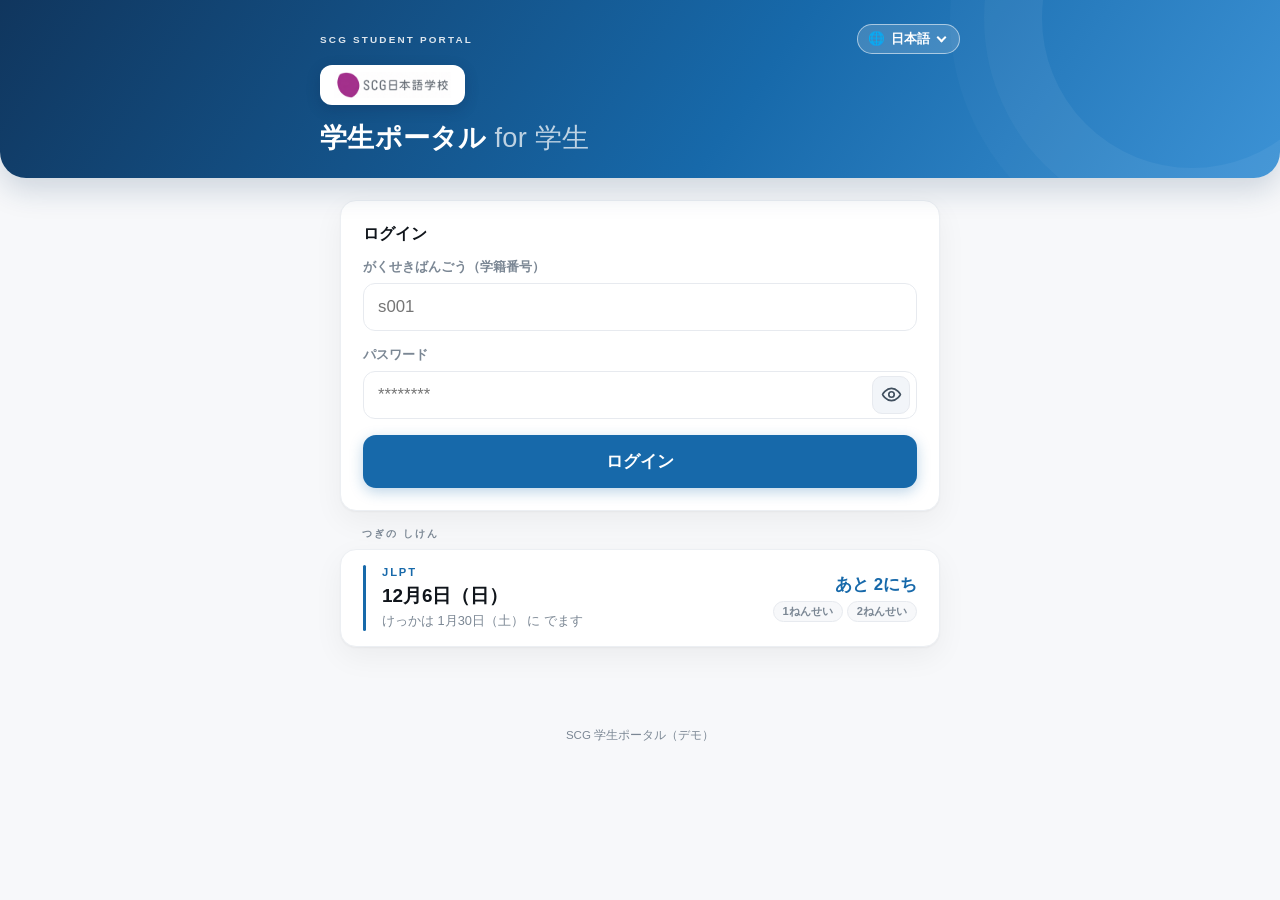
<file: src/index.html>
<!DOCTYPE html>
<html lang="ja">
<head>
<meta charset="UTF-8">
<meta name="viewport" content="width=device-width, initial-scale=1">
<title>SCG 学生ポータル</title>
<meta name="theme-color" content="#10365e">
<link rel="stylesheet" href="assets/app.css">
<link rel="stylesheet" href="assets/preview.css">
</head>
<body>
<header>
  <div class="hin">
    <div class="hrow">
      <div class="eyebrow">SCG Student Portal</div>
      <div class="langsw" id="langsw"></div>
    </div>
    <div class="plate"><img src="assets/logo-school.png" alt="学校ロゴ"></div>
    <h1><span data-i18n="app.title">学生ポータル</span> <span class="thin" data-i18n="app.for">for 学生</span></h1>
  </div>
</header>
<main>

  <!-- ログイン -->
  <section id="scr-login" hidden>
    <div class="panel">
      <h2 data-i18n="login.title">ログイン</h2>
      <div class="field">
        <label for="in-no" data-i18n="login.no">がくせきばんごう（学籍番号）</label>
        <input id="in-no" type="text" autocomplete="username" autocapitalize="none" placeholder="s001">
      </div>
      <div class="field">
        <label for="in-pw" data-i18n="login.pw">パスワード</label>
        <input id="in-pw" type="password" autocomplete="current-password" placeholder="********">
      </div>
      <button class="btn" id="btn-login" data-i18n="login.btn">ログイン</button>
      <div class="msg" id="login-msg"></div>
    </div>
  </section>

  <!-- しけんの ひ ── ログインしなくても見える。教室での投影は #exam で開く。
       データは assets/exam-dates.js（scg-jp-exam-calendar が生成・直接編集しない） -->
  <section id="sec-exams" hidden>
    <div class="sechead" data-i18n="ex.title">つぎの しけん</div>
    <div class="list" id="exam-list"></div>
  </section>

  <!-- マイページ -->
  <section id="scr-mypage" hidden>
    <div class="panel">
      <div class="me">
        <div class="avatar">🎓</div>
        <div>
          <div class="mename" id="my-name"></div>
          <div class="memeta"><span class="chip" id="my-class"></span><span id="my-no"></span></div>
        </div>
      </div>
    </div>
    <div class="sechead" data-i18n="my.now">いま動きます</div>
    <div class="list">
      <button class="row" id="btn-gotest" style="--c:#1769aa">
        <span class="bar"></span>
        <span class="txt">
          <span class="sb">Quiz</span>
          <span class="nm" data-i18n="my.quiz">テストを うける</span>
          <span class="ds" data-i18n="my.quiz.ds">せんたくしから えらぶ もんだい。すぐに てんすうが でます</span>
        </span>
        <span class="go"></span>
      </button>
      <button class="row" id="btn-gosurvey" style="--c:#2f9e44">
        <span class="bar"></span>
        <span class="txt">
          <span class="sb">Survey</span>
          <span class="nm"><span data-i18n="my.survey">アンケートに こたえる</span><span class="badge-done" id="survey-done-badge" hidden>ていしゅつ済み</span></span>
          <span class="ds" data-i18n="my.survey.ds">しんろ・すまい・アルバイト・がくひ の 4つ</span>
        </span>
        <span class="go"></span>
      </button>
    </div>

    <div class="sechead" data-i18n="my.soon">これから作る画面（イメージ）</div>
    <div class="list">
      <button class="row" data-go="grades" style="--c:#1769aa"><span class="bar"></span>
        <span class="txt"><span class="sb">Record</span><span class="nm" data-i18n="my.grades">せいせき（成績）</span>
        <span class="ds" data-i18n="my.grades.ds">JLPT・JPT・定期試験・模試・出席率</span></span><span class="go"></span></button>
      <button class="row" data-go="news" style="--c:#c77700"><span class="bar"></span>
        <span class="txt"><span class="sb">News</span><span class="nm" data-i18n="my.news">おしらせ</span>
        <span class="ds" data-i18n="my.news.ds">試験の日程・休みの期間・大事な連絡</span></span><span class="go"></span></button>
      <button class="row" data-go="jobs" style="--c:#7b5cd6"><span class="bar"></span>
        <span class="txt"><span class="sb">Job</span><span class="nm" data-i18n="my.jobs">アルバイト</span>
        <span class="ds" data-i18n="my.jobs.ds">求人と、28時間ルールの注意</span></span><span class="go"></span></button>
      <button class="row" data-go="schools" style="--c:#1f7a8c"><span class="bar"></span>
        <span class="txt"><span class="sb">Schools</span><span class="nm" data-i18n="my.schools">しんがく先の情報</span>
        <span class="ds" data-i18n="my.schools.ds">専門学校・大学の一覧と出願の締切</span></span><span class="go"></span></button>
      <button class="row" data-go="voices" style="--c:#0f9b8e"><span class="bar"></span>
        <span class="txt"><span class="sb">Voices</span><span class="nm" data-i18n="my.voices">せんぱいの声</span>
        <span class="ds" data-i18n="my.voices.ds">いま進学先にいる卒業生へのインタビュー</span></span><span class="go"></span></button>
    </div>

    <div class="inpanel">
      <div class="msg" id="my-msg"></div>
      <button class="btn ghost" id="btn-logout" style="margin-top:8px;" data-i18n="my.logout">ログアウト</button>
    </div>
  </section>

  <!-- テスト一覧 -->
  <section id="scr-quizlist" hidden>
    <div class="backrow">
      <button class="backbtn" data-back><i></i> <span data-i18n="q.back">もどる</span></button>
      <span class="backtitle" data-i18n="my.quiz">テストを うける</span>
    </div>
    <div class="list" id="quiz-list"></div>
    <div class="inpanel"><div class="msg" id="list-msg"></div></div>
  </section>

  <!-- 出題 -->
  <section id="scr-quiz" hidden>
    <div class="panel">
      <div class="qbar">
        <span class="qnum" id="qnum"></span>
        <div class="track"><div class="fill" id="qfill" style="width:0%"></div></div>
      </div>
      <div class="prompt" id="qprompt"></div>
      <!-- 選択肢は設問ごとに数が変わる（実データは3〜4択が多い）ので、ここに描き込む -->
      <div id="choices"></div>
      <button class="btn" id="btn-next" disabled style="margin-top:6px;">つぎへ</button>
      <!-- 下書きの保存ぐあい。「保存済み」と「提出」は別物なので、ここでは提出とは言わない -->
      <div class="savest" id="savest" hidden></div>
      <div class="msg" id="quiz-msg"></div>
    </div>
  </section>

  <!-- テスト結果 -->
  <section id="scr-result" hidden>
    <div class="panel">
      <div class="score">
        <div class="big" id="r-score"></div>
        <div class="of" id="r-of"></div>
      </div>
    </div>
    <div class="panel">
      <h2 data-i18n="r.check">こたえの かくにん</h2>
      <div id="r-list"></div>
    </div>
    <div class="inpanel">
      <button class="btn" id="btn-r-home" data-i18n="r.home">マイページへ もどる</button>
    </div>
  </section>

  <!-- アンケート一覧（まだ → ていしゅつ済み の順。定義は assets/surveys.js） -->
  <section id="scr-surveylist" hidden>
    <div class="backrow">
      <button class="backbtn" data-back><i></i> <span data-i18n="q.back">もどる</span></button>
      <span class="backtitle" data-i18n="sv.title">アンケート</span>
    </div>
    <div class="inpanel"><div class="msg" id="surveylist-msg"></div></div>
    <div class="list" id="survey-list"></div>
  </section>

  <!-- アンケート回答（定義から質問を組み立てる） -->
  <section id="scr-survey" hidden>
    <div class="backrow">
      <button class="backbtn" id="btn-survey-back"><i></i> <span data-i18n="q.back">もどる</span></button>
      <span class="backtitle" id="survey-title"></span>
    </div>
    <div class="panel">
      <div id="survey-intro" style="font-size:.9rem;color:var(--sub);line-height:1.85;margin-bottom:18px;"></div>
      <div id="survey-fields"></div>
      <button class="btn" id="btn-survey-submit">そうしん（送信）</button>
      <div class="msg" id="survey-msg"></div>
    </div>
  </section>

  <!-- ══════ ここから下は「画面イメージ」。Supabaseにはつながらない ══════
       画面イメージは 成績・お知らせ・アルバイト・進学先・先輩の声 の5本だけ。
       テストとアンケートは上の「動く画面」が本物なので、イメージ側には置かない（2026-09-03 重複を削除）。 ══════ -->
  <div class="app" data-lang="ja">


<!-- ══════════ 成績 ══════════ -->
<section data-screen="grades" hidden>
  <div class="backrow"><button class="backbtn" type="button" data-back><i></i> もどる</button></div>

  <div class="panel">
    <h2>出席率</h2>
    <p class="lede">入管が見ている数字です。90%より下げないでください。</p>
    <div class="meter">
      <div class="meterhead">
        <div class="big">94.2<small>%</small></div>
        <span class="pill ok">良好</span>
      </div>
      <div class="track"><div class="fill" style="width:94.2%"></div></div>
      <div class="limit"><i style="left:90%"></i><span style="left:90%">90%ライン</span></div>
    </div>
    <div class="note">今学期は121日のうち<b>7日</b>休んでいます。そのうち2日はまだ理由が届いていません。
      事務所に届を出せば、記録を見直せます。</div>
  </div>

  <div class="panel">
    <h2>JLPT</h2>
    <p class="lede">合格した級は、ずっとあなたのものです。次の試験は 2026年12月7日。</p>
    <div class="ladder">
      <div class="step done"><div class="lv">N5</div><div class="st">合格</div></div>
      <div class="step done"><div class="lv">N4</div><div class="st">合格</div></div>
      <div class="step done"><div class="lv">N3</div><div class="st">合格</div></div>
      <div class="step now"><div class="lv">N2</div><div class="st">申込済</div></div>
      <div class="step"><div class="lv">N1</div><div class="st">—</div></div>
    </div>
    <dl class="kv">
      <dt>前回の結果</dt><dd>N3 — 108 / 180（2025年12月）</dd>
      <dt>申込中</dt><dd>N2 — 2026年12月</dd>
    </dl>
  </div>

  <div class="panel">
    <h2>JPT</h2>
    <p class="lede">いちばん良かった点数を使います。最新の点数ではありません。</p>
    <div class="spark">
      <svg viewBox="0 0 320 88" role="img" aria-label="JPTの点数：2025年10月 445点、2026年2月 480点、2026年5月 520点、2026年7月 555点">
        <line x1="34" y1="8" x2="316" y2="8" stroke="#eceff3" stroke-width="1"></line>
        <line x1="34" y1="34" x2="316" y2="34" stroke="#eceff3" stroke-width="1"></line>
        <line x1="34" y1="60" x2="316" y2="60" stroke="#eceff3" stroke-width="1"></line>
        <text x="30" y="12" text-anchor="end" font-size="9" fill="#7b8794">600</text>
        <text x="30" y="38" text-anchor="end" font-size="9" fill="#7b8794">500</text>
        <text x="30" y="64" text-anchor="end" font-size="9" fill="#7b8794">400</text>
        <path d="M52 74 L140 65 L228 52 L306 43 L306 60 L228 60 L140 60 L52 60 Z" fill="#1769aa" opacity=".08"></path>
        <polyline points="52,74 140,65 228,52 306,43" fill="none" stroke="#1769aa" stroke-width="2.5"
          stroke-linecap="round" stroke-linejoin="round"></polyline>
        <circle cx="52" cy="74" r="3" fill="#fff" stroke="#1769aa" stroke-width="2"></circle>
        <circle cx="140" cy="65" r="3" fill="#fff" stroke="#1769aa" stroke-width="2"></circle>
        <circle cx="228" cy="52" r="3" fill="#fff" stroke="#1769aa" stroke-width="2"></circle>
        <circle cx="306" cy="43" r="4.5" fill="#1769aa"></circle>
        <text x="306" y="33" text-anchor="end" font-size="11" font-weight="700" fill="#10365e">555</text>
      </svg>
      <div class="sparkfoot"><span>2025-10</span><span>2026-02</span><span>2026-05</span><span>2026-07</span></div>
    </div>
  </div>

  <div class="panel">
    <h2>定期試験 — 2026年度 第1回</h2>
    <p class="lede">科目ごとに重みが違います。点数のほとんどは文法で決まります。</p>
    <div class="meterhead" style="margin-top:2px">
      <div class="big">78<small> / 100</small></div>
      <span class="pill ok">クラス平均（71）より上</span>
    </div>
    <div class="skills">
      <div class="skill">
        <span class="nmw">文法 <em>配点 60</em></span><span class="sc">49<s> / 60</s></span>
        <span class="t"><i style="width:81.7%"></i></span>
      </div>
      <div class="skill">
        <span class="nmw">会話 <em>配点 20</em></span><span class="sc">17<s> / 20</s></span>
        <span class="t"><i style="width:85%"></i></span>
      </div>
      <div class="skill">
        <span class="nmw">漢字 <em>配点 10</em></span><span class="sc">8<s> / 10</s></span>
        <span class="t"><i style="width:80%"></i></span>
      </div>
      <div class="skill low">
        <span class="nmw">読解 <em>配点 5</em></span><span class="sc">2<s> / 5</s></span>
        <span class="t"><i style="width:40%"></i></span>
      </div>
      <div class="skill">
        <span class="nmw">聴解 <em>配点 5</em></span><span class="sc">2<s> / 5</s></span>
        <span class="t"><i style="width:40%"></i></span>
      </div>
    </div>
    <div class="note">いま一番弱いのは読解です。この試験では5点しかありませんが、
      <b>JLPTでは60点</b>あります。12月までに練習しておきましょう。</div>
  </div>

  <div class="panel">
    <h2>模試（N2）</h2>
    <div class="meterhead" style="margin-top:2px">
      <div class="big">112<small> / 180</small></div>
      <span class="pill warn">ぎりぎり</span>
    </div>
    <dl class="kv">
      <dt>言語知識</dt><dd>41 / 60</dd>
      <dt>読解</dt><dd>28 / 60</dd>
      <dt>聴解</dt><dd>43 / 60</dd>
    </dl>
    <div class="note">模試は「<b>まだ早い</b>」と教えてくれますが、「受かる」とは言えません。
      去年N2に合格した人は、この模試で<b>110点以上</b>でした。ちょうどその線の上です。</div>
  </div>

  <div class="panel">
    <h2>これまでの伸び</h2>
    <p class="lede">定期試験の点数を、学期ごとに並べています。</p>
    <div class="hist">
      <div class="hrow"><span class="hl">2025 第2回</span><span class="ht"><i style="width:58%"></i></span>
        <span class="hv">58</span></div>
      <div class="hrow"><span class="hl">2025 第3回</span><span class="ht"><i style="width:64%"></i></span>
        <span class="hv">64<em class="up">+6</em></span></div>
      <div class="hrow"><span class="hl">2026 第1回</span><span class="ht"><i style="width:71%"></i></span>
        <span class="hv">71<em class="up">+7</em></span></div>
      <div class="hrow"><span class="hl">2026 第2回</span><span class="ht"><i style="width:78%"></i></span>
        <span class="hv">78<em class="up">+7</em></span></div>
    </div>
    <div class="note">毎回、上がっています。点数の大半は文法なので、そこは今のやり方を続けてください。
      あとは読解に時間を使いましょう。</div>
  </div>

  <div class="panel">
    <h2>月ごとの出席率</h2>
    <p class="lede">1か月低くても問題ありません。3か月続くと危ないです。</p>
    <div class="months">
      <div class="mo"><div class="mb"><i style="height:97%"></i></div><div class="ml">4月</div><div class="mv">97%</div></div>
      <div class="mo"><div class="mb"><i style="height:95%"></i></div><div class="ml">5月</div><div class="mv">95%</div></div>
      <div class="mo"><div class="mb warn"><i style="height:88%"></i></div><div class="ml">6月</div><div class="mv">88%</div></div>
      <div class="mo"><div class="mb"><i style="height:96%"></i></div><div class="ml">7月</div><div class="mv">96%</div></div>
      <div class="mo"><div class="mb"><i style="height:93%"></i></div><div class="ml">8月</div><div class="mv">93%</div></div>
      <div class="mo"><div class="mb"><i style="height:96%"></i></div><div class="ml">9月</div><div class="mv">96%</div></div>
    </div>
    <div class="note">6月が低いのは、1週間に5日休んだためです。3日以上体調が悪いときは事務所に連絡してください。
      診断書があれば、記録の付け方が変わります。</div>
  </div>
</section>

<!-- ══════════ お知らせ ══════════ -->
<section data-screen="news" hidden>
  <div class="backrow"><button class="backbtn" type="button" data-back><i></i> もどる</button></div>
  <div class="sechead"><span>学校からのお知らせ</span><span class="upd">更新 2026-09-03</span></div>
  <div class="list">
    <div class="item unread">
      <div class="top"><span class="date">2026-09-02</span><span class="pill ng">重要</span></div>
      <div class="ttl">12月JLPTの申込は 9月19日まで</div>
      <div class="bd">申込は学校がまとめて行います。9月19日（金）までに、3,500円と写真1枚を事務所へ。
        これを逃すと、12月の試験は受けられません。</div>
    </div>
    <div class="item unread">
      <div class="top"><span class="date">2026-09-01</span><span class="pill ng">ビザ</span></div>
      <div class="ttl">在留カードの更新は3か月前から</div>
      <div class="bd">2027年3月より前に期限が来る人は、今月中に事務所へ来てください。
        入管は出席率を見ます。先に「成績」の画面で自分の数字を確認しておきましょう。</div>
    </div>
    <div class="item unread">
      <div class="top"><span class="date">2026-08-30</span><span class="pill warn">日程</span></div>
      <div class="ttl">定期試験：10月8日〜10日</div>
      <div class="bd">A-1クラスは午前です（奇数のクラスが午前）。10分前には来てください。
        鉛筆と学生証を忘れずに。</div>
    </div>
    <div class="item">
      <div class="top"><span class="date">2026-08-28</span><span class="pill flat">イベント</span></div>
      <div class="ttl">オープンキャンパスのバス — 10月12日 9:00</div>
      <div class="bd">大阪の専門学校3校をまわる無料バスです。20席。
        10月5日までに、職員室前の紙に名前を書いてください。</div>
    </div>
    <div class="item">
      <div class="top"><span class="date">2026-08-22</span><span class="pill flat">休み</span></div>
      <div class="ttl">9月21日〜25日は学校が休みです</div>
      <div class="bd">秋休みです。事務所も閉まります。アルバイト先に出す証明書が必要な人は、
        9月19日までに申し込んでください。</div>
    </div>
    <div class="item">
      <div class="top"><span class="date">2026-08-18</span><span class="pill warn">健康</span></div>
      <div class="ttl">健康診断（無料） — 9月30日</div>
      <div class="bd">全員参加です。30分くらいで終わります。2時間前から食べないでください。
        自分の時間は掲示板に貼ってあります。</div>
    </div>
    <div class="item">
      <div class="top"><span class="date">2026-08-10</span><span class="pill flat">生活</span></div>
      <div class="ttl">引っ越したら学校にも教えてください</div>
      <div class="bd">住所が変わったら、14日以内に市役所へ届けます。学校にも教えてください。
        入管は在留カードの住所を見ています。</div>
    </div>
    <div class="item">
      <div class="top"><span class="date">2026-08-04</span><span class="pill flat">生活</span></div>
      <div class="ttl">この区のゴミ出しルールが変わりました</div>
      <div class="bd">燃えるゴミは火曜と金曜、プラスチックは水曜になりました。
        6か国語の絵入り案内が、玄関の掲示板にあります。</div>
    </div>
  </div>
</section>

<!-- ══════════ アルバイト ══════════ -->
<section data-screen="jobs" hidden>
  <div class="backrow"><button class="backbtn" type="button" data-back><i></i> もどる</button></div>

  <div class="panel">
    <h2>応募する前に</h2>
    <p class="lede">これは学校の決まりではなく、入管の決まりです。</p>
    <div class="note">働けるのは<b>1週間に28時間</b>までです。長い休みの期間は1日8時間まで。
      在留カードに<b>資格外活動許可</b>が必要です。
      働いてはいけない仕事もあります（お酒を出す店、パチンコなど）。</div>
    <div class="note" style="margin-top:9px"><b>まず事務所に相談してください。</b>求人の紙を持ってきてください。
      先生が時間と仕事の内容を一緒に確認します。5分で終わりますが、これで在留資格を守れた学生がいます。</div>
  </div>

  <div class="sechead"><span>募集中の仕事</span><span class="upd">更新 2026-08-28</span></div>
  <div class="list">
    <div class="item">
      <div class="top"><span class="pill ok">募集中</span><span class="date">2026-08-28 掲載</span></div>
      <div class="ttl">コンビニ — 朝のシフト</div>
      <dl class="kv">
        <dt>時給</dt><dd>1,150円</dd>
        <dt>時間</dt><dd>6:00〜9:00 · 週3〜4日</dd>
        <dt>場所</dt><dd>学校から徒歩8分</dd>
        <dt>日本語</dt><dd>N4以上</dd>
        <dt>ひとこと</dt><dd>午前の授業の人に向いています（学校の前に終わります）</dd>
      </dl>
    </div>
    <div class="item">
      <div class="top"><span class="pill ok">募集中</span><span class="date">2026-08-26 掲載</span></div>
      <div class="ttl">スーパー — 品出し</div>
      <dl class="kv">
        <dt>時給</dt><dd>1,180円</dd>
        <dt>時間</dt><dd>18:00〜21:00 · 週4日</dd>
        <dt>場所</dt><dd>自転車で12分</dd>
        <dt>日本語</dt><dd>N5以上</dd>
        <dt>ひとこと</dt><dd>お客さんと話すことは少ないです</dd>
      </dl>
    </div>
    <div class="item">
      <div class="top"><span class="pill ok">募集中</span><span class="date">2026-08-20 掲載</span></div>
      <div class="ttl">ホテル — 客室清掃</div>
      <dl class="kv">
        <dt>時給</dt><dd>1,220円</dd>
        <dt>時間</dt><dd>10:00〜15:00 · 土日</dd>
        <dt>場所</dt><dd>京都駅の近く</dd>
        <dt>日本語</dt><dd>N5以上</dd>
        <dt>ひとこと</dt><dd>土日だけなので、28時間を超えにくいです</dd>
      </dl>
    </div>
    <div class="item">
      <div class="top"><span class="pill warn">あと2人</span><span class="date">2026-08-14 掲載</span></div>
      <div class="ttl">飲食店 — キッチン補助</div>
      <dl class="kv">
        <dt>時給</dt><dd>1,100円（まかない付き）</dd>
        <dt>時間</dt><dd>17:30〜21:30 · 週3日</dd>
        <dt>場所</dt><dd>徒歩15分</dd>
        <dt>日本語</dt><dd>N4以上</dd>
        <dt>ひとこと</dt><dd>洗い物と仕込みです。接客はありません。</dd>
      </dl>
    </div>
    <div class="item">
      <div class="top"><span class="pill warn">あと2人</span><span class="date">2026-08-08 掲載</span></div>
      <div class="ttl">倉庫 — 荷物の仕分け</div>
      <dl class="kv">
        <dt>時給</dt><dd>1,300円</dd>
        <dt>時間</dt><dd>9:00〜14:00 · 土日</dd>
        <dt>場所</dt><dd>電車で25分</dd>
        <dt>日本語</dt><dd>なくても大丈夫</dd>
        <dt>ひとこと</dt><dd>体を使う仕事です。安全靴は貸してもらえます。</dd>
      </dl>
    </div>
    <div class="item">
      <div class="top"><span class="pill flat">締切</span><span class="date">2026-07-30 掲載</span></div>
      <div class="ttl">弁当工場 — 夕方のシフト</div>
      <dl class="kv">
        <dt>時給</dt><dd>1,100円</dd>
        <dt>時間</dt><dd>17:00〜21:00</dd>
        <dt>場所</dt><dd>バスで20分</dd>
        <dt>日本語</dt><dd>なくても大丈夫</dd>
      </dl>
    </div>
  </div>
</section>

<!-- ══════════ 進学先 ══════════ -->
<section data-screen="schools" hidden>
  <div class="backrow"><button class="backbtn" type="button" data-back><i></i> もどる</button></div>
  <div class="panel">
    <h2>進学先の情報</h2>
    <p class="lede">この3年で、この学校から進学した先です。
      出願の締切は「もうすぐ」ではなく、日付で書いてあります。</p>
    <div class="note">赤い点は、締切まで6週間を切っているという意味です。
      このページは人が手で更新しています。学校のホームページも必ず確認してください。</div>
  </div>

  <div class="sechead"><span>専門学校</span><span class="upd">更新 2026-08-25</span></div>
  <div class="list">
    <div class="sc-card">
      <div class="sc-top">
        <span class="sc-logo">IT</span>
        <span>
          <span class="sc-nm">大阪情報ITカレッジ</span>
          <span class="sc-me">大阪 · 2年 · 2026年に3名が進学</span>
        </span>
      </div>
      <div class="sc-tags"><span class="tag">N2必要</span><span class="tag">寮あり</span>
        <span class="tag">奨学金</span><span class="tag">年 1,180,000円</span></div>
      <div class="deadline"><span class="dot"></span>出願締切 2026-10-15 · オープンキャンパス 2026-09-28</div>
    </div>
    <div class="sc-card">
      <div class="sc-top">
        <span class="sc-logo">HT</span>
        <span>
          <span class="sc-nm">京都ホテル・観光専門学校</span>
          <span class="sc-me">京都 · 2年 · 2026年に5名が進学</span>
        </span>
      </div>
      <div class="sc-tags"><span class="tag">N3必要</span><span class="tag">インターン</span>
        <span class="tag">制服あり</span><span class="tag">年 1,050,000円</span></div>
      <div class="deadline"><span class="dot"></span>出願締切 2026-10-31 · オープンキャンパス 2026-10-05</div>
    </div>
    <div class="sc-card">
      <div class="sc-top">
        <span class="sc-logo">介護</span>
        <span>
          <span class="sc-nm">関西介護福祉カレッジ</span>
          <span class="sc-me">大阪 · 2年 · 2026年に2名が進学</span>
        </span>
      </div>
      <div class="sc-tags"><span class="tag">N3必要</span><span class="tag">卒業後の就職あり</span>
        <span class="tag">学費減免</span><span class="tag">年 980,000円</span></div>
      <div class="deadline"><span class="dot"></span>出願締切 2026-10-20 · オープンキャンパス 2026-09-21</div>
    </div>
    <div class="sc-card">
      <div class="sc-top">
        <span class="sc-logo">DA</span>
        <span>
          <span class="sc-nm">神戸デザイン&amp;アニメ学院</span>
          <span class="sc-me">神戸 · 3年 · 2025年に1名が進学</span>
        </span>
      </div>
      <div class="sc-tags"><span class="tag">N2必要</span><span class="tag">作品提出あり</span>
        <span class="tag">年 1,320,000円</span></div>
      <div class="deadline far"><span class="dot"></span>出願締切 2026-12-05 · オープンキャンパス 2026-11-09</div>
    </div>
  </div>

  <div class="sechead"><span>大学</span><span class="upd">更新 2026-08-25</span></div>
  <div class="list">
    <div class="sc-card">
      <div class="sc-top">
        <span class="sc-logo">大A</span>
        <span>
          <span class="sc-nm">関西国際大学 — 経営学部</span>
          <span class="sc-me">大阪 · 4年 · 2026年に1名が進学</span>
        </span>
      </div>
      <div class="sc-tags"><span class="tag">N2必要</span><span class="tag">EJU必要</span>
        <span class="tag">日本語で面接</span><span class="tag">年 1,240,000円</span></div>
      <div class="deadline far"><span class="dot"></span>出願締切 2026-11-28 · EJUは11月試験</div>
    </div>
    <div class="sc-card">
      <div class="sc-top">
        <span class="sc-logo">大B</span>
        <span>
          <span class="sc-nm">京都文化大学 — グローバル学部</span>
          <span class="sc-me">京都 · 4年 · まだ進学者なし</span>
        </span>
      </div>
      <div class="sc-tags"><span class="tag">N2必要</span><span class="tag">EJU必要</span>
        <span class="tag">小論文</span><span class="tag">年 1,380,000円</span></div>
      <div class="deadline far"><span class="dot"></span>出願締切 2026-12-12</div>
    </div>
  </div>
</section>

<!-- ══════════ 先輩の声 ══════════ -->
<section data-screen="voices" hidden>
  <div class="backrow"><button class="backbtn" type="button" data-back><i></i> もどる</button></div>
  <div class="panel">
    <h2>先輩の声</h2>
    <p class="lede">卒業生に、同じ6つの質問をしています。だから学校どうしを同じ形で比べられます。
      1〜2年前に、この教室に座っていた人たちです。</p>
  </div>
  <div class="sechead"><span>インタビュー</span><span class="upd">更新 2026-07-15</span></div>
  <div class="list">
    <div class="voice">
      <div class="who">
        <span class="ini">A</span>
        <span><span class="nmv">卒業生 A さん</span><span class="sch">IT系専門学校（大阪）· 2年生</span></span>
      </div>
      <dl>
        <dt>入学して意外だったこと</dt>
        <dd>ほとんどの授業がグループワークでした。聞いてノートを取るだけだと思っていたのに、
          毎日、日本語で話さないといけません。</dd>
        <dt>学費以外にかかったお金</dt>
        <dd>最初の月に、パソコンと教科書で4万円くらい。</dd>
        <dt>本当に必要な日本語力</dt>
        <dd>募集要項にはN2と書いてありますが、最初の学期はN3くらいの会話でなんとかなります。
          大変なのは教科書を読むほうです。</dd>
        <dt>入学前にやっておけばよかったこと</dt>
        <dd>日本語のタイピング。半年くらい、みんなより遅かったです。</dd>
      </dl>
    </div>
    <div class="voice">
      <div class="who">
        <span class="ini">B</span>
        <span><span class="nmv">卒業生 B さん</span><span class="sch">ホテル・観光専門学校（京都）· 1年生</span></span>
      </div>
      <dl>
        <dt>入学して意外だったこと</dt>
        <dd>制服と髪型の決まりがありました。応募する前は誰も教えてくれませんでした。</dd>
        <dt>1日のスケジュール</dt>
        <dd>8:40 学校、15:30 終わり、17:00〜21:00 アルバイト。水曜日は休みです。</dd>
        <dt>アルバイトとの両立</dt>
        <dd>できます。ただしインターンの月はできません。その前にお金を貯めてください。</dd>
        <dt>入学前にやっておけばよかったこと</dt>
        <dd>敬語の練習。面接の2週間前にやっと覚えました。</dd>
      </dl>
    </div>
    <div class="voice">
      <div class="who">
        <span class="ini">C</span>
        <span><span class="nmv">卒業生 C さん</span><span class="sch">介護福祉の専門学校（大阪）· 2年生</span></span>
      </div>
      <dl>
        <dt>入学して意外だったこと</dt>
        <dd>1年生のうちに、学校が就職先を見つけてくれました。自分で探さなくてよかったです。</dd>
        <dt>学費以外にかかったお金</dt>
        <dd>ほとんどありません。制服が12,000円と、実習用の靴くらい。</dd>
        <dt>本当に必要な日本語力</dt>
        <dd>聴解がいちばん大事です。お年寄りは小さい声で、方言も使います。
          読解は思ったより簡単でした。</dd>
        <dt>入学前にやっておけばよかったこと</dt>
        <dd>決める前に一度、介護施設を見ておくこと。見てから決めたほうがいい仕事です。</dd>
      </dl>
    </div>
    <div class="voice">
      <div class="who">
        <span class="ini">D</span>
        <span><span class="nmv">卒業生 D さん</span><span class="sch">大学 経営学部 · 1年生</span></span>
      </div>
      <dl>
        <dt>入学して意外だったこと</dt>
        <dd>誰も出席を確認しません。何も言われないまま、単位を落とすことがあります。</dd>
        <dt>1日のスケジュール</dt>
        <dd>1日3〜4コマで、あいだが長く空きます。その時間は図書館で使っています。</dd>
        <dt>本当に必要な日本語力</dt>
        <dd>書く力です。どの授業も最後に800〜1,200字のレポートが出ます。</dd>
        <dt>入学前にやっておけばよかったこと</dt>
        <dd>EJUの勉強をもっと早く。3か月前に始めたのでは遅かったです。</dd>
      </dl>
    </div>
    <div class="voice">
      <div class="who">
        <span class="ini">E</span>
        <span><span class="nmv">卒業生 E さん</span><span class="sch">就職（食品会社・大阪）· 2年目</span></span>
      </div>
      <dl>
        <dt>入学して意外だったこと</dt>
        <dd>面接で日本語のことは聞かれませんでした。「なぜ日本を選んだか」「5年後どうしたいか」でした。</dd>
        <dt>本当に必要な日本語力</dt>
        <dd>応募の条件はN2でした。働き始めてから大変なのは電話です。</dd>
        <dt>お金のこと</dt>
        <dd>最初の給料は税引き前で195,000円。家賃は58,000円。足りますが、余裕はありません。</dd>
        <dt>入学前にやっておけばよかったこと</dt>
        <dd>卒業の1年前から探し始めること。会社の募集はとても早く締め切られます。</dd>
      </dl>
    </div>
  </div>
</section>


  </div>
  <div class="app" data-lang="en" hidden>


<!-- ══════════ GRADES ══════════ -->
<section data-screen="grades" hidden>
  <div class="backrow"><button class="backbtn" type="button" data-back><i></i> Back</button></div>

  <div class="panel">
    <h2>Attendance</h2>
    <p class="lede">Immigration checks this number. Keep it above 90%.</p>
    <div class="meter">
      <div class="meterhead">
        <div class="big">94.2<small>%</small></div>
        <span class="pill ok">Good</span>
      </div>
      <div class="track"><div class="fill" style="width:94.2%"></div></div>
      <div class="limit"><i style="left:90%"></i><span style="left:90%">90% line</span></div>
    </div>
    <div class="note">Absent <b>7 days</b> of 121 school days this term. Two of them are not yet
      explained — bring a note to the office to have them reviewed.</div>
  </div>

  <div class="panel">
    <h2>JLPT</h2>
    <p class="lede">You keep the level you passed. Next test is 2026-12-07.</p>
    <div class="ladder">
      <div class="step done"><div class="lv">N5</div><div class="st">Passed</div></div>
      <div class="step done"><div class="lv">N4</div><div class="st">Passed</div></div>
      <div class="step done"><div class="lv">N3</div><div class="st">Passed</div></div>
      <div class="step now"><div class="lv">N2</div><div class="st">Applied</div></div>
      <div class="step"><div class="lv">N1</div><div class="st">—</div></div>
    </div>
    <dl class="kv">
      <dt>Last result</dt><dd>N3 — 108 / 180 (2025-12)</dd>
      <dt>Applied for</dt><dd>N2 — December 2026</dd>
    </dl>
  </div>

  <div class="panel">
    <h2>JPT</h2>
    <p class="lede">Your best score is used, not your latest one.</p>
    <div class="spark">
      <svg viewBox="0 0 320 88" role="img" aria-label="JPT scores: 445 in 2025-10, 480 in 2026-02, 520 in 2026-05, 555 in 2026-07">
        <line x1="34" y1="8" x2="316" y2="8" stroke="#eceff3" stroke-width="1"></line>
        <line x1="34" y1="34" x2="316" y2="34" stroke="#eceff3" stroke-width="1"></line>
        <line x1="34" y1="60" x2="316" y2="60" stroke="#eceff3" stroke-width="1"></line>
        <text x="30" y="12" text-anchor="end" font-size="9" fill="#7b8794">600</text>
        <text x="30" y="38" text-anchor="end" font-size="9" fill="#7b8794">500</text>
        <text x="30" y="64" text-anchor="end" font-size="9" fill="#7b8794">400</text>
        <path d="M52 74 L140 65 L228 52 L306 43 L306 60 L228 60 L140 60 L52 60 Z" fill="#1769aa" opacity=".08"></path>
        <polyline points="52,74 140,65 228,52 306,43" fill="none" stroke="#1769aa" stroke-width="2.5"
          stroke-linecap="round" stroke-linejoin="round"></polyline>
        <circle cx="52" cy="74" r="3" fill="#fff" stroke="#1769aa" stroke-width="2"></circle>
        <circle cx="140" cy="65" r="3" fill="#fff" stroke="#1769aa" stroke-width="2"></circle>
        <circle cx="228" cy="52" r="3" fill="#fff" stroke="#1769aa" stroke-width="2"></circle>
        <circle cx="306" cy="43" r="4.5" fill="#1769aa"></circle>
        <text x="306" y="33" text-anchor="end" font-size="11" font-weight="700" fill="#10365e">555</text>
      </svg>
      <div class="sparkfoot"><span>2025-10</span><span>2026-02</span><span>2026-05</span><span>2026-07</span></div>
    </div>
  </div>

  <div class="panel">
    <h2>Term Exam — 1st term, 2026</h2>
    <p class="lede">Each part counts differently. Grammar decides most of your score.</p>
    <div class="meterhead" style="margin-top:2px">
      <div class="big">78<small> / 100</small></div>
      <span class="pill ok">Above class average (71)</span>
    </div>
    <div class="skills">
      <div class="skill">
        <span class="nmw">Grammar <em>weight 60</em></span><span class="sc">49<s> / 60</s></span>
        <span class="t"><i style="width:81.7%"></i></span>
      </div>
      <div class="skill">
        <span class="nmw">Conversation <em>weight 20</em></span><span class="sc">17<s> / 20</s></span>
        <span class="t"><i style="width:85%"></i></span>
      </div>
      <div class="skill">
        <span class="nmw">Kanji <em>weight 10</em></span><span class="sc">8<s> / 10</s></span>
        <span class="t"><i style="width:80%"></i></span>
      </div>
      <div class="skill low">
        <span class="nmw">Reading <em>weight 5</em></span><span class="sc">2<s> / 5</s></span>
        <span class="t"><i style="width:40%"></i></span>
      </div>
      <div class="skill">
        <span class="nmw">Listening <em>weight 5</em></span><span class="sc">2<s> / 5</s></span>
        <span class="t"><i style="width:40%"></i></span>
      </div>
    </div>
    <div class="note">Reading is your weakest part. It is only 5 points here, but it is
      <b>60 points on the JLPT</b> — practise it before December.</div>
  </div>

  <div class="panel">
    <h2>Mock Exam (N2)</h2>
    <div class="meterhead" style="margin-top:2px">
      <div class="big">112<small> / 180</small></div>
      <span class="pill warn">Borderline</span>
    </div>
    <dl class="kv">
      <dt>Language knowledge</dt><dd>41 / 60</dd>
      <dt>Reading</dt><dd>28 / 60</dd>
      <dt>Listening</dt><dd>43 / 60</dd>
    </dl>
    <div class="note">A mock exam can tell you to <b>wait</b>, but it cannot promise you will pass.
      Students who passed N2 scored <b>110 or more</b> on this mock — you are just on that line.</div>
  </div>

  <div class="panel">
    <h2>Your progress</h2>
    <p class="lede">Term exam score, term by term.</p>
    <div class="hist">
      <div class="hrow"><span class="hl">2025 · 2nd</span><span class="ht"><i style="width:58%"></i></span>
        <span class="hv">58</span></div>
      <div class="hrow"><span class="hl">2025 · 3rd</span><span class="ht"><i style="width:64%"></i></span>
        <span class="hv">64<em class="up">+6</em></span></div>
      <div class="hrow"><span class="hl">2026 · 1st</span><span class="ht"><i style="width:71%"></i></span>
        <span class="hv">71<em class="up">+7</em></span></div>
      <div class="hrow"><span class="hl">2026 · 2nd</span><span class="ht"><i style="width:78%"></i></span>
        <span class="hv">78<em class="up">+7</em></span></div>
    </div>
    <div class="note">You have gone up every term. Grammar carries most of the score,
      so keep doing what you are doing there — and give reading the time it needs.</div>
  </div>

  <div class="panel">
    <h2>Attendance by month</h2>
    <p class="lede">One low month will not fail you. Three will.</p>
    <div class="months">
      <div class="mo"><div class="mb"><i style="height:97%"></i></div><div class="ml">Apr</div><div class="mv">97%</div></div>
      <div class="mo"><div class="mb"><i style="height:95%"></i></div><div class="ml">May</div><div class="mv">95%</div></div>
      <div class="mo"><div class="mb warn"><i style="height:88%"></i></div><div class="ml">Jun</div><div class="mv">88%</div></div>
      <div class="mo"><div class="mb"><i style="height:96%"></i></div><div class="ml">Jul</div><div class="mv">96%</div></div>
      <div class="mo"><div class="mb"><i style="height:93%"></i></div><div class="ml">Aug</div><div class="mv">93%</div></div>
      <div class="mo"><div class="mb"><i style="height:96%"></i></div><div class="ml">Sep</div><div class="mv">96%</div></div>
    </div>
    <div class="note">June was low because of five absences in one week. If you are ill for more than
      three days, tell the office — with a doctor's note it can be recorded differently.</div>
  </div>
</section>

<!-- ══════════ NEWS ══════════ -->
<section data-screen="news" hidden>
  <div class="backrow"><button class="backbtn" type="button" data-back><i></i> Back</button></div>
  <div class="sechead"><span>News from school</span><span class="upd">Updated 2026-09-03</span></div>
  <div class="list">
    <div class="item unread">
      <div class="top"><span class="date">2026-09-02</span><span class="pill ng">Important</span></div>
      <div class="ttl">JLPT December application closes 2026-09-19</div>
      <div class="bd">The school applies for you. Bring 3,500 yen and one photo to the office
        by Friday 19 September. If you miss this, you cannot take the December test.</div>
    </div>
    <div class="item unread">
      <div class="top"><span class="date">2026-09-01</span><span class="pill ng">Visa</span></div>
      <div class="ttl">Residence card renewal — start 3 months early</div>
      <div class="bd">If your card expires before March 2027, come to the office this month.
        Immigration looks at your attendance, so check your number on the Grades page first.</div>
    </div>
    <div class="item unread">
      <div class="top"><span class="date">2026-08-30</span><span class="pill warn">Schedule</span></div>
      <div class="ttl">Term exam: 8–10 October</div>
      <div class="bd">Class A-1 takes the exam in the morning (odd-numbered classes are morning).
        Come 10 minutes early. Bring a pencil and your student card.</div>
    </div>
    <div class="item">
      <div class="top"><span class="date">2026-08-28</span><span class="pill flat">Event</span></div>
      <div class="ttl">Open campus bus — 12 October, 9:00</div>
      <div class="bd">Free bus to three vocational schools in Osaka. 20 seats.
        Put your name on the list outside the staff room by 5 October.</div>
    </div>
    <div class="item">
      <div class="top"><span class="date">2026-08-22</span><span class="pill flat">Holiday</span></div>
      <div class="ttl">School closed 21–25 September</div>
      <div class="bd">Autumn break. The office is closed too. If you need a certificate for
        your part-time job, ask before 19 September.</div>
    </div>
    <div class="item">
      <div class="top"><span class="date">2026-08-18</span><span class="pill warn">Health</span></div>
      <div class="ttl">Free health check — 30 September</div>
      <div class="bd">All students must attend. It takes about 30 minutes.
        Do not eat for 2 hours before your time. Your time is on the noticeboard.</div>
    </div>
    <div class="item">
      <div class="top"><span class="date">2026-08-10</span><span class="pill flat">Life</span></div>
      <div class="ttl">Tell us when you move house</div>
      <div class="bd">If you change your address, you must tell the city office within 14 days,
        and tell the school as well. Immigration uses the address on your residence card.</div>
    </div>
    <div class="item">
      <div class="top"><span class="date">2026-08-04</span><span class="pill flat">Life</span></div>
      <div class="ttl">Rubbish rules changed in this ward</div>
      <div class="bd">Burnable rubbish is now Tuesday and Friday. Plastic is Wednesday.
        A picture guide in six languages is on the noticeboard by the entrance.</div>
    </div>
  </div>
</section>

<!-- ══════════ JOBS ══════════ -->
<section data-screen="jobs" hidden>
  <div class="backrow"><button class="backbtn" type="button" data-back><i></i> Back</button></div>

  <div class="panel">
    <h2>Before you apply</h2>
    <p class="lede">These rules come from immigration, not from the school.</p>
    <div class="note">You may work <b>28 hours per week</b> at most. During long school holidays
      the limit is 8 hours per day. You need a <b>work permit</b> (資格外活動許可) on your residence card.
      Some jobs are not allowed at all — bars, pachinko, and similar places.</div>
    <div class="note" style="margin-top:9px"><b>Ask the office first.</b> Bring the job advertisement.
      A teacher will check the hours and the type of work with you before you apply. It takes 5 minutes
      and it has saved students their visa.</div>
  </div>

  <div class="sechead"><span>Openings</span><span class="upd">Updated 2026-08-28</span></div>
  <div class="list">
    <div class="item">
      <div class="top"><span class="pill ok">Accepting</span><span class="date">Posted 2026-08-28</span></div>
      <div class="ttl">Convenience store — morning shift</div>
      <dl class="kv">
        <dt>Pay</dt><dd>1,150 yen / hour</dd>
        <dt>Hours</dt><dd>06:00–09:00, 3–4 days a week</dd>
        <dt>Place</dt><dd>8 minutes walk from school</dd>
        <dt>Japanese</dt><dd>N4 or above</dd>
        <dt>Note</dt><dd>Good for morning classes — you finish before school starts</dd>
      </dl>
    </div>
    <div class="item">
      <div class="top"><span class="pill ok">Accepting</span><span class="date">Posted 2026-08-26</span></div>
      <div class="ttl">Supermarket — shelf stocking</div>
      <dl class="kv">
        <dt>Pay</dt><dd>1,180 yen / hour</dd>
        <dt>Hours</dt><dd>18:00–21:00, 4 days a week</dd>
        <dt>Place</dt><dd>12 minutes by bicycle</dd>
        <dt>Japanese</dt><dd>N5 or above</dd>
        <dt>Note</dt><dd>Little conversation with customers</dd>
      </dl>
    </div>
    <div class="item">
      <div class="top"><span class="pill ok">Accepting</span><span class="date">Posted 2026-08-20</span></div>
      <div class="ttl">Hotel — room cleaning</div>
      <dl class="kv">
        <dt>Pay</dt><dd>1,220 yen / hour</dd>
        <dt>Hours</dt><dd>10:00–15:00, weekends</dd>
        <dt>Place</dt><dd>Kyoto Station area</dd>
        <dt>Japanese</dt><dd>N5 or above</dd>
        <dt>Note</dt><dd>Weekend only — easy to stay under 28 hours</dd>
      </dl>
    </div>
    <div class="item">
      <div class="top"><span class="pill warn">2 places left</span><span class="date">Posted 2026-08-14</span></div>
      <div class="ttl">Restaurant — kitchen help</div>
      <dl class="kv">
        <dt>Pay</dt><dd>1,100 yen / hour (＋ meal)</dd>
        <dt>Hours</dt><dd>17:30–21:30, 3 days a week</dd>
        <dt>Place</dt><dd>15 minutes on foot</dd>
        <dt>Japanese</dt><dd>N4 or above</dd>
        <dt>Note</dt><dd>Washing up and preparation. No serving.</dd>
      </dl>
    </div>
    <div class="item">
      <div class="top"><span class="pill warn">2 places left</span><span class="date">Posted 2026-08-08</span></div>
      <div class="ttl">Warehouse — parcel sorting</div>
      <dl class="kv">
        <dt>Pay</dt><dd>1,300 yen / hour</dd>
        <dt>Hours</dt><dd>09:00–14:00, Saturday and Sunday</dd>
        <dt>Place</dt><dd>25 minutes by train</dd>
        <dt>Japanese</dt><dd>Not required</dd>
        <dt>Note</dt><dd>Physical work. Safety shoes are lent to you.</dd>
      </dl>
    </div>
    <div class="item">
      <div class="top"><span class="pill flat">Closed</span><span class="date">Posted 2026-07-30</span></div>
      <div class="ttl">Bento factory — evening shift</div>
      <dl class="kv">
        <dt>Pay</dt><dd>1,100 yen / hour</dd>
        <dt>Hours</dt><dd>17:00–21:00</dd>
        <dt>Place</dt><dd>20 minutes by bus</dd>
        <dt>Japanese</dt><dd>Not required</dd>
      </dl>
    </div>
  </div>
</section>

<!-- ══════════ SCHOOLS ══════════ -->
<section data-screen="schools" hidden>
  <div class="backrow"><button class="backbtn" type="button" data-back><i></i> Back</button></div>
  <div class="panel">
    <h2>Schools &amp; Courses</h2>
    <p class="lede">Schools that took students from here in the last three years.
      Each card shows when the application closes — the date, not "soon".</p>
    <div class="note">A red dot means the deadline is within 6 weeks.
      Always check the school's own website too — this page is updated by hand.</div>
  </div>

  <div class="sechead"><span>Vocational schools</span><span class="upd">Updated 2026-08-25</span></div>
  <div class="list">
    <div class="sc-card">
      <div class="sc-top">
        <span class="sc-logo">IT</span>
        <span>
          <span class="sc-nm">Osaka Institute of Information Technology</span>
          <span class="sc-me">Osaka · 2 years · 3 students went here in 2026</span>
        </span>
      </div>
      <div class="sc-tags"><span class="tag">N2 required</span><span class="tag">Dormitory</span>
        <span class="tag">Scholarship</span><span class="tag">1,180,000 yen / year</span></div>
      <div class="deadline"><span class="dot"></span>Applications close 2026-10-15 · Open campus 2026-09-28</div>
    </div>
    <div class="sc-card">
      <div class="sc-top">
        <span class="sc-logo">HT</span>
        <span>
          <span class="sc-nm">Kyoto Hotel &amp; Tourism College</span>
          <span class="sc-me">Kyoto · 2 years · 5 students went here in 2026</span>
        </span>
      </div>
      <div class="sc-tags"><span class="tag">N3 required</span><span class="tag">Internship</span>
        <span class="tag">Uniform</span><span class="tag">1,050,000 yen / year</span></div>
      <div class="deadline"><span class="dot"></span>Applications close 2026-10-31 · Open campus 2026-10-05</div>
    </div>
    <div class="sc-card">
      <div class="sc-top">
        <span class="sc-logo">CA</span>
        <span>
          <span class="sc-nm">Kansai College of Care Work</span>
          <span class="sc-me">Osaka · 2 years · 2 students went here in 2026</span>
        </span>
      </div>
      <div class="sc-tags"><span class="tag">N3 required</span><span class="tag">Job after graduation</span>
        <span class="tag">Fee reduction</span><span class="tag">980,000 yen / year</span></div>
      <div class="deadline"><span class="dot"></span>Applications close 2026-10-20 · Open campus 2026-09-21</div>
    </div>
    <div class="sc-card">
      <div class="sc-top">
        <span class="sc-logo">DA</span>
        <span>
          <span class="sc-nm">Kobe Design &amp; Animation School</span>
          <span class="sc-me">Kobe · 3 years · 1 student went here in 2025</span>
        </span>
      </div>
      <div class="sc-tags"><span class="tag">N2 required</span><span class="tag">Portfolio needed</span>
        <span class="tag">1,320,000 yen / year</span></div>
      <div class="deadline far"><span class="dot"></span>Applications close 2026-12-05 · Open campus 2026-11-09</div>
    </div>
  </div>

  <div class="sechead"><span>Universities</span><span class="upd">Updated 2026-08-25</span></div>
  <div class="list">
    <div class="sc-card">
      <div class="sc-top">
        <span class="sc-logo">UA</span>
        <span>
          <span class="sc-nm">Kansai International University — Faculty of Business</span>
          <span class="sc-me">Osaka · 4 years · 1 student went here in 2026</span>
        </span>
      </div>
      <div class="sc-tags"><span class="tag">N2 required</span><span class="tag">EJU needed</span>
        <span class="tag">Interview in Japanese</span><span class="tag">1,240,000 yen / year</span></div>
      <div class="deadline far"><span class="dot"></span>Applications close 2026-11-28 · EJU November test</div>
    </div>
    <div class="sc-card">
      <div class="sc-top">
        <span class="sc-logo">UB</span>
        <span>
          <span class="sc-nm">Kyoto Bunka University — Faculty of Global Studies</span>
          <span class="sc-me">Kyoto · 4 years · no students yet</span>
        </span>
      </div>
      <div class="sc-tags"><span class="tag">N2 required</span><span class="tag">EJU needed</span>
        <span class="tag">Essay</span><span class="tag">1,380,000 yen / year</span></div>
      <div class="deadline far"><span class="dot"></span>Applications close 2026-12-12</div>
    </div>
  </div>
</section>

<!-- ══════════ SENIOR VOICES ══════════ -->
<section data-screen="voices" hidden>
  <div class="backrow"><button class="backbtn" type="button" data-back><i></i> Back</button></div>
  <div class="panel">
    <h2>Senior Voices</h2>
    <p class="lede">Graduates answer the same six questions, so you can compare schools fairly.
      These are people who sat in your classroom one or two years ago.</p>
  </div>
  <div class="sechead"><span>Interviews</span><span class="upd">Updated 2026-07-15</span></div>
  <div class="list">
    <div class="voice">
      <div class="who">
        <span class="ini">A</span>
        <span><span class="nmv">Graduate A</span><span class="sch">IT vocational school, Osaka — 2nd year</span></span>
      </div>
      <dl>
        <dt>What surprised you</dt>
        <dd>Almost every class is group work. I thought I would just listen and take notes,
          but I have to speak Japanese every day.</dd>
        <dt>Money outside tuition</dt>
        <dd>About 40,000 yen for a laptop and textbooks in the first month.</dd>
        <dt>Japanese you really need</dt>
        <dd>N2 is written in the requirements, but N3 level conversation is enough for the first term.
          Reading the textbooks is the hard part.</dd>
        <dt>What I should have done first</dt>
        <dd>Learned to touch-type in Japanese. Everyone else was faster than me for six months.</dd>
      </dl>
    </div>
    <div class="voice">
      <div class="who">
        <span class="ini">B</span>
        <span><span class="nmv">Graduate B</span><span class="sch">Hotel &amp; tourism school, Kyoto — 1st year</span></span>
      </div>
      <dl>
        <dt>What surprised you</dt>
        <dd>There is a uniform and a hair rule. Nobody told me before I applied.</dd>
        <dt>A day in my life</dt>
        <dd>08:40 school, 15:30 finish, 17:00–21:00 part-time job. Wednesday is free.</dd>
        <dt>Part-time work</dt>
        <dd>Possible, but not in the internship month. Save money before that month.</dd>
        <dt>What I should have done first</dt>
        <dd>Practising keigo. I only learned it two weeks before the interview.</dd>
      </dl>
    </div>
    <div class="voice">
      <div class="who">
        <span class="ini">C</span>
        <span><span class="nmv">Graduate C</span><span class="sch">Care work college, Osaka — 2nd year</span></span>
      </div>
      <dl>
        <dt>What surprised you</dt>
        <dd>The school found my job for me in the first year. I did not have to look.</dd>
        <dt>Money outside tuition</dt>
        <dd>Almost nothing. Uniform 12,000 yen, and the practice shoes.</dd>
        <dt>Japanese you really need</dt>
        <dd>Listening matters most. Old people speak quietly and use dialect.
          Reading is easier than I feared.</dd>
        <dt>What I should have done first</dt>
        <dd>Visited a care home once before deciding. It is a job you should see first.</dd>
      </dl>
    </div>
    <div class="voice">
      <div class="who">
        <span class="ini">D</span>
        <span><span class="nmv">Graduate D</span><span class="sch">University, Faculty of Business — 1st year</span></span>
      </div>
      <dl>
        <dt>What surprised you</dt>
        <dd>Nobody checks if you come. You can fail without anyone telling you.</dd>
        <dt>A day in my life</dt>
        <dd>Three or four classes a day, and long gaps between them. I use the gaps in the library.</dd>
        <dt>Japanese you really need</dt>
        <dd>Writing. Every class ends with a report of 800–1,200 characters.</dd>
        <dt>What I should have done first</dt>
        <dd>The EJU practice, much earlier. I started three months before and that was late.</dd>
      </dl>
    </div>
    <div class="voice">
      <div class="who">
        <span class="ini">E</span>
        <span><span class="nmv">Graduate E</span><span class="sch">Working — food company, Osaka — 2nd year</span></span>
      </div>
      <dl>
        <dt>What surprised you</dt>
        <dd>The interview was not about Japanese. They asked why I chose Japan and what I want in 5 years.</dd>
        <dt>Japanese you really need</dt>
        <dd>N2 was the line to apply. At work, the hard part is the telephone.</dd>
        <dt>Money</dt>
        <dd>First salary 195,000 yen before tax. Rent 58,000 yen. It is enough, but not much.</dd>
        <dt>What I should have done first</dt>
        <dd>Started looking one year before graduation. Companies close applications very early.</dd>
      </dl>
    </div>
  </div>
</section>


  </div>

</main>
<footer data-i18n="app.footer">SCG 学生ポータル（デモ）</footer>
<div class="toast" id="toast" role="status" aria-live="polite"></div>

<script src="assets/exam-dates.js"></script>
<script src="assets/ruby.js"></script>
<script src="assets/i18n.js"></script>
<script src="assets/pw-eye.js"></script>
<script src="assets/api.js"></script>
<script src="assets/surveys.js"></script>
<script>
const $ = id => document.getElementById(id);
const screens = ["scr-login","scr-mypage","scr-quizlist","scr-quiz","scr-result","scr-surveylist","scr-survey"];
function show(id){
  screens.forEach(s => $(s).hidden = (s !== id));
  /* しけんの ひ はログイン画面でだけ出す（ログイン後はマイページの導線が主役） */
  $("sec-exams").hidden = (id !== "scr-login");
  /* 動く画面へ移るときは「画面イメージ」の箱を閉じる */
  document.querySelectorAll(".app").forEach(a => a.classList.add("app-off"));
  window.scrollTo(0,0);
}
function err(id, text){ const m=$(id); m.className="msg err"; m.textContent=text; }
function info(id, text){ const m=$(id); m.className="msg info"; m.textContent=text; }
function clearMsg(id){ const m=$(id); m.className="msg"; m.textContent=""; }

let quizSet=null, questions=[], cur=0, answers={}, startedAt=0, lastResult=null;

/* ---- しけんの ひ ----
   データ = assets/exam-dates.js（scg-jp-exam-calendar が生成する。ここでは持たない）。
   ログインしなくても見える位置に置いてある＝教室のPCはURLを開くだけで映せる。
   学年の割り当てが決まっていない回は元データに載らない＝ここにも出ない。推定して埋めない。 */
function examDate(iso){
  const d = new Date(iso + "T00:00:00");
  return t("ex.date", { M: t("ex.mn").split(",")[d.getMonth()],
                        D: d.getDate(),
                        W: t("ex.wd").split(",")[d.getDay()] });
}
function renderExams(){
  const box = $("exam-list"); if(!box) return;
  const all = (window.EXAM_DATES && window.EXAM_DATES.school_exams) || [];
  const today = new Date(); today.setHours(0,0,0,0);
  const rows = all
    .map(e => ({ ...e, left: Math.round((new Date(e.date+"T00:00:00") - today) / 86400000) }))
    .filter(e => e.left >= 0)                       /* 終わった回は出さない */
    .sort((a,b) => a.left - b.left);

  if(!rows.length){ box.innerHTML = "<div class='exam-none'>" + t("ex.none") + "</div>"; return; }

  const COLOR = { JLPT:"#1769aa", JPT:"#2f9e44" };
  box.innerHTML = "";
  rows.forEach(e => {
    const el = document.createElement("div");
    el.className = "exam";
    el.style.setProperty("--c", COLOR[e.test] || "var(--sub)");
    const count = e.left === 0 ? t("ex.today")
                : e.left === 1 ? t("ex.tomorrow")
                : t("ex.days", { n: e.left });
    const sub = [];
    if(e.in_school) sub.push(t("ex.inschool"));
    if(e.result_date) sub.push(t("ex.result", { d: examDate(e.result_date) }));
    el.innerHTML =
      "<span class='bar'></span>" +
      "<span class='etxt'>" +
        "<span class='enm'>" + e.test + "</span>" +
        "<span class='edt'>" + examDate(e.date) + "</span>" +
        (sub.length ? "<span class='eds'>" + sub.join("　") + "</span>" : "") +
      "</span>" +
      "<span class='eright'>" +
        "<span class='ecd'>" + count + "</span>" +
        "<span class='egs'>" + (e.grades||[]).map(g =>
            "<span class='eg'>" + t("ex.g." + g) + "</span>").join("") + "</span>" +
      "</span>";
    box.appendChild(el);
  });
}

/* ---- ログイン ---- */
$("btn-login").onclick = async () => {
  clearMsg("login-msg");
  const no=$("in-no").value.trim(), pw=$("in-pw").value;
  if(!no||!pw){ err("login-msg",t("login.need")); return; }
  $("btn-login").disabled=true; $("btn-login").textContent=t("login.busy");
  try{ await api.login(no,pw); await goMyPage(); }
  catch(e){ err("login-msg", e.message); }
  finally{ $("btn-login").disabled=false; $("btn-login").textContent=t("login.btn"); }
};
$("in-pw").addEventListener("keydown", e=>{ if(e.key==="Enter") $("btn-login").click(); });
$("btn-logout").onclick = () => { draftClearAll(); api.logout(); show("scr-login"); };
document.querySelectorAll("[data-back]").forEach(b=>b.onclick=goMyPage);

/* ---- マイページ ---- */
async function goMyPage(){
  const p = api.profile;
  $("my-name").textContent = t("my.san",{name:p.display_name});
  $("my-class").textContent = p.class_name || t("my.noclass");
  $("my-no").textContent = p.student_no;
  show("scr-mypage"); clearMsg("my-msg");
  try{ await loadSurveyRounds(); renderSurveyBadge(); }catch(e){ /* バッジなしで続行 */ }
}

/* ---- テスト一覧 ----
   2026-09-11: 実施回（quiz_runs）で開いた回も出す。いままでの is_open は
   「臨時で全員に開く」予備の手段として残る。★同じ quiz_set_id が両方に出たら
   実施回のほうを残す（誰が・いつ閉じるかが分かるほうを優先）。
   実施回には締切（closes_at）がある＝残り時間を出す。★閉じたかどうかの判定は
   サーバー側なので、ここでは表示するだけ。時計代わりに使って提出を止めたりしない。 */
function quizMinutesLeft(iso){
  return Math.max(1, Math.ceil((new Date(iso) - Date.now()) / 60000));
}
// 実施回から入った時だけ p_run_id を足す（is_open から入った時は渡さない＝今までどおり動く）
function withRun(args){ if(quizSet && quizSet.run_id) args.p_run_id = quizSet.run_id; return args; }
$("btn-gotest").onclick = async ()=>{
  show("scr-quizlist"); clearMsg("list-msg");
  $("quiz-list").innerHTML = "<div style='color:var(--sub);padding:18px 22px;'>"+t("q.loading")+"</div>";
  try{
    const [sets, runs] = await Promise.all([
      api.get("/rest/v1/quiz_sets?select=id,title,lesson&is_open=eq.true&order=created_at.desc"),
      api.rpc("my_open_runs", {}),
    ]);
    const byId = new Map();
    sets.forEach(s=>byId.set(s.id, { id:s.id, title:s.title, lesson:s.lesson, run_id:null, closes_at:null }));
    runs.forEach(r=>byId.set(r.quiz_set_id, { id:r.quiz_set_id, title:r.title, lesson:r.lesson, run_id:r.run_id, closes_at:r.closes_at }));
    // 締切が近いものを上に。締切の無いもの（is_open のみ）はうしろへ
    const list = [...byId.values()].sort((a,b)=>{
      if(a.closes_at && b.closes_at) return new Date(a.closes_at) - new Date(b.closes_at);
      return a.closes_at ? -1 : (b.closes_at ? 1 : 0);
    });
    if(!list.length){ $("quiz-list").innerHTML="<div style='color:var(--sub);padding:18px 22px;'>"+t("q.none")+"</div>"; return; }
    $("quiz-list").innerHTML = "";
    list.forEach(s=>{
      const b=document.createElement("button");
      b.className="row"; b.style.setProperty("--c","#1769aa");
      const left = s.closes_at ? "<span class='ds'>"+t("q.left",{n:quizMinutesLeft(s.closes_at)})+"</span>" : "";
      b.innerHTML = "<span class='bar'></span><span class='txt'>"+
        "<span class='sb'>"+(s.lesson||"Quiz")+"</span>"+
        "<span class='nm'>"+s.title+"</span>"+left+"</span><span class='go'></span>";
      b.onclick = ()=>startQuiz(s);
      $("quiz-list").appendChild(b);
    });
  }catch(e){ err("list-msg", e.message); }
};

/* ---- 出題 ---- */
/* ===== 途中保存（下書き）=====================================================
   なぜ: 校内Wi-Fiは落ちる前提。1問ごとに ①端末に書く ②サーバーへ送る の順で残す。
        送れなかった分は「未送信」として持ち続け、あとで自動で送る。
        ★端末の保存は補助。端末が壊れたり閲覧データを消すと消える。だから両方やる。
   二重送信に強い: サーバー側は (学生, 回, 設問) が主キーの upsert なので何度届いても上書き。
   順序: seq は端末側の連番。遅れて届いた古い回答で新しい回答を消さないための番号。 */
let draft = { key:"", seq:0, saved:{}, pending:new Set(), flushing:false, everFailed:false };

function draftKey(setId){
  const me = (api.profile && api.profile.id) || "anon";   // 共用端末で他人の下書きを拾わない
  return "sp_dr_" + me + "_" + setId;
}
function draftLoadLocal(setId){
  try{ return JSON.parse(localStorage.getItem(draftKey(setId)) || "null") || null; }catch(e){ return null; }
}
function draftWriteLocal(){
  try{ localStorage.setItem(draft.key, JSON.stringify({ seq:draft.seq, a:answers, s:draft.saved })); }catch(e){}
}
function draftClearLocal(setId){
  try{ localStorage.removeItem(draftKey(setId)); }catch(e){}
}
/* ログアウト時に自分の下書きを全部消す（共用端末で次の学生に残さない） */
function draftClearAll(){
  try{
    const del=[];
    for(let i=0;i<localStorage.length;i++){ const k=localStorage.key(i); if(k && k.indexOf("sp_dr_")===0) del.push(k); }
    del.forEach(k=>localStorage.removeItem(k));
  }catch(e){}
}
function draftShow(state, n){
  const el=$("savest"); if(!el) return;
  el.className = "savest " + state;
  if(state==="saving")     el.textContent = t("q.sv.saving");
  else if(state==="pend")  el.textContent = t("q.sv.pend",{n:n});
  else if(state==="ok")    el.textContent = t("q.sv.saved");
  else { el.hidden = true; return; }
  el.hidden = false;
}
/* 溜まっている分を順に送る。失敗したら残したまま抜ける（次の機会に再挑戦） */
async function draftFlush(){
  if(draft.flushing || !quizSet) return;
  draft.flushing = true;
  try{
    while(draft.pending.size){
      const qid = draft.pending.values().next().value;
      const chosen = answers[qid];
      if(chosen === undefined){ draft.pending.delete(qid); continue; }
      draftShow("saving");
      try{
        await api.rpc("save_draft", withRun({ p_quiz_set_id: quizSet.id, p_question_id: qid,
                                              p_chosen: chosen, p_client_seq: draft.seq }));
        draft.pending.delete(qid);
        draft.saved[qid] = chosen;
        draftWriteLocal();
      }catch(e){
        draft.everFailed = true;
        draftShow("pend", draft.pending.size);
        return;                       // 通信が戻ったらまた呼ばれる
      }
    }
    draftShow("ok");
  } finally { draft.flushing = false; }
}
function draftRecord(qid, choice){
  answers[qid] = choice;
  draft.seq += 1;
  draft.pending.add(qid);
  draftWriteLocal();                  // ★先に端末へ。送信はそのあと
  draftFlush();                       // 待たない（画面を止めない）
}
window.addEventListener("online", ()=>{ draftFlush(); });

/* ══ 出題順を学生ごとに変える ══
   隣の画面を覗いても意味が無いようにする。★毎回ちがう順ではなく「学生と回の組」で決まる順。
   同じ人が開き直しても同じ順になるので、途中保存の「続きから」と噛み合い、
   並び順をどこかに保存する必要も無い（保存すると、消えたときに続きが狂う）。
   ★もんだい本来の番号は各設問が seq として持ったまま。結果の確認画面と先生の集計は seq で出るので、
     授業中に「3問目が難しかったね」と話す時の番号はずれない。 */
function seedFrom(str){                  // 文字列 → 32bit の種（xmur3）
  let h = 1779033703 ^ str.length;
  for(let i=0;i<str.length;i++){
    h = Math.imul(h ^ str.charCodeAt(i), 3432918353);
    h = (h << 13) | (h >>> 19);
  }
  h = Math.imul(h ^ (h >>> 16), 2246822507);
  h = Math.imul(h ^ (h >>> 13), 3266489909);
  return (h ^= h >>> 16) >>> 0;
}
function rngFrom(seed){                  // 種 → 0以上1未満の数を順に返す（mulberry32）
  let a = seed >>> 0;
  return function(){
    a = (a + 0x6D2B79F5) | 0;
    let x = Math.imul(a ^ (a >>> 15), 1 | a);
    x = (x + Math.imul(x ^ (x >>> 7), 61 | x)) ^ x;
    return ((x ^ (x >>> 14)) >>> 0) / 4294967296;
  };
}
function shuffleForStudent(list, setId, who){
  const me = who || (api.profile && api.profile.id) || "";
  if(!me || list.length < 2) return list;   // 誰か分からない時は並べ替えない（順序が毎回変わる方が害）
  const rnd = rngFrom(seedFrom(me + "|" + setId));
  const a = list.slice();
  for(let i=a.length-1;i>0;i--){            // Fisher-Yates
    const j = Math.floor(rnd() * (i+1));
    const tmp = a[i]; a[i] = a[j]; a[j] = tmp;
  }
  return a;
}

/* ══ 画面を離れた記録 ══
   ★不正の検知ではない（きあ方針 2026-09-06）。小テストは成績に反映しないので、
     これは「この回の到達度確認をどれくらい信用してよいか」の目安。学生本人には見せない。
   ★数えているのは「画面が隠れた回数」。通知が来た・画面が消えた・電話が来た でも同じ反応をするので、
     証拠にはならない。だから教師画面もクラス全体の合計しか出さない。 */
let away = { n:0, ms:0, since:0 };
function awaySend(){
  if(!quizSet || !away.n) return;
  api.rpc("record_away", { p_quiz_set_id:quizSet.id, p_away_count:away.n, p_away_ms:away.ms })
     .catch(()=>{});                        // 届かなくても受験は続く。次に戻ってきた時に送り直す
}
document.addEventListener("visibilitychange", ()=>{
  const onQuiz = quizSet && !$("scr-quiz").hidden;   // 受験中だけ数える
  if(document.hidden){
    if(onQuiz) away.since = Date.now();
  }else{
    if(away.since){ away.n += 1; away.ms += Date.now() - away.since; away.since = 0; }
    draftFlush();
    if(onQuiz) awaySend();
  }
});

async function startQuiz(s){
  quizSet=s; answers={}; cur=0; startedAt=Date.now();
  draft = { key:draftKey(s.id), seq:0, saved:{}, pending:new Set(), flushing:false, everFailed:false };
  $("savest").hidden = true;
  try{
    // 選択肢は別表（数が設問ごとに違う）。1回の問い合わせでまとめて取る
    questions = await api.get("/rest/v1/questions?select=id,seq,prompt,question_choices(idx,label)"
                              + "&quiz_set_id=eq."+s.id+"&order=seq");
    if(!questions.length){ err("list-msg",t("q.noq")); return; }
    questions.forEach(q=>{
      q.choices = (q.question_choices||[]).slice().sort((x,y)=>x.idx-y.idx);
    });
    // 選択肢が無い設問は出さない（出しても答えられない）
    questions = questions.filter(q=>q.choices.length >= 2);
    if(!questions.length){ err("list-msg",t("q.noq")); return; }
    questions = shuffleForStudent(questions, s.id);   // 学生ごとに出題順を変える（seq は各設問が持ったまま）
    away = { n:0, ms:0, since:0 };

    // --- 続きから: サーバーの下書きと端末の下書きを合わせる（新しい方＝seq の大きい方を採る）---
    let srv = [];
    try{
      srv = await api.get("/rest/v1/attempt_drafts?select=question_id,chosen,client_seq&quiz_set_id=eq."+s.id);
    }catch(e){ srv = []; }            // 下書きが読めなくても受験は始められる
    srv.forEach(r=>{ answers[r.question_id]=r.chosen; draft.saved[r.question_id]=r.chosen;
                     if(r.client_seq>draft.seq) draft.seq=r.client_seq; });
    const loc = draftLoadLocal(s.id);
    if(loc && loc.a){
      if((loc.seq||0) >= draft.seq){  // 端末側の方が新しい＝まだ送れていない分がある
        Object.keys(loc.a).forEach(qid=>{
          if(answers[qid] !== loc.a[qid]){ answers[qid]=loc.a[qid]; draft.pending.add(qid); }
        });
        draft.seq = Math.max(draft.seq, loc.seq||0);
      }
    }
    const done = Object.keys(answers).length;
    if(done){
      const firstBlank = questions.findIndex(q=>answers[q.id]===undefined);
      cur = firstBlank === -1 ? questions.length-1 : firstBlank;
    }
    show("scr-quiz"); render();
    // ★render() が quiz-msg を消すので、知らせるのはそのあと（前の画面に出しても見えない）
    if(done) info("quiz-msg", t("q.sv.resumed",{n:done}));
    if(draft.pending.size) draftFlush();
  }catch(e){ err("list-msg", e.message); }
}
const MARKS = "ABCDEFGHIJKL";           // 画面に出す記号。位置を表すだけで、保存する番号とは別

/* 選択肢の並び順を学生ごとに変える。★返すのは「表示する順に並べた元の番号」。
   出題順と同じ考え方で、種は「学生 + 設問」。同じ人が開き直すと同じ並びになるので、
   途中保存から戻ったときに選んだものが動かない。 */
function choiceOrder(q){
  const idxs = q.choices.map(c=>c.idx);
  const me = (api.profile && api.profile.id) || "";
  if(!me || idxs.length < 2) return idxs;
  const rnd = rngFrom(seedFrom(me + "#" + q.id));
  const a = idxs.slice();
  for(let i=a.length-1;i>0;i--){
    const j = Math.floor(rnd() * (i+1));
    const tmp = a[i]; a[i] = a[j]; a[j] = tmp;
  }
  return a;
}

function render(){
  clearMsg("quiz-msg");
  const q=questions[cur];
  $("qnum").textContent = (cur+1)+" / "+questions.length;
  $("qfill").style.width = (cur/questions.length*100)+"%";
  // ★設問文は ${漢字}(よみ) を含むので rubyHtml を通す（中でエスケープしてからタグに戻す）
  $("qprompt").innerHTML = escHtml(t("q.prompt")) + rubyHtml(q.prompt);

  const chosen = answers[q.id];                 // ★元の番号。画面の位置ではない
  const box = $("choices");
  box.innerHTML = "";
  choiceOrder(q).forEach((idx, pos)=>{
    const c = q.choices.find(x=>x.idx===idx);
    const b = document.createElement("button");
    b.type = "button";
    b.className = "choice" + (chosen===idx ? " sel" : "");
    b.setAttribute("data-idx", idx);
    const m = document.createElement("span"); m.className = "mark"; m.textContent = MARKS[pos] || (pos+1);
    const s = document.createElement("span"); setRuby(s, c ? c.label : "");   // 選択肢にもルビが入りうる
    b.appendChild(m); b.appendChild(s);
    b.onclick = ()=>{ draftRecord(q.id, idx); render(); };
    box.appendChild(b);
  });

  $("btn-next").disabled = (chosen === undefined);
  $("btn-next").textContent = (cur===questions.length-1) ? t("q.submit") : t("q.next");
}
$("btn-next").onclick = async ()=>{
  if(cur < questions.length-1){ cur++; render(); return; }
  $("btn-next").disabled=true; $("btn-next").textContent=t("q.sending");
  try{
    // 提出の前に、未送信の下書きを送り切る（送れなくても提出そのものは進める）
    await draftFlush();
    const r = await api.rpc("submit_attempt", withRun({ p_quiz_set_id: quizSet.id,
      p_answers: answers, p_duration_ms: Date.now()-startedAt }));
    // 提出できたので下書きは捨てる。失敗しても提出は成立しているので握りつぶす
    draftClearLocal(quizSet.id);
    try{ await api.rpc("discard_drafts",{ p_quiz_set_id: quizSet.id }); }catch(e){}
    $("savest").hidden = true;
    showResult(r);
  }catch(e){
    // ★実施回の締切切れは assert_run_open() の生の英文メッセージが返る。
    //   閉じたかどうかの判定はサーバー側＝ここでは言い方を変えるだけ（画面の時計では止めない）
    const closed = quizSet.run_id && /^(run is closed|run has not started|run was cancelled|no such run|not a target of this run|run does not belong to this quiz set)$/.test(e.message||"");
    err("quiz-msg", closed ? t("q.timeup") : t("q.fail",{msg:e.message}));
    $("btn-next").disabled=false; $("btn-next").textContent=t("q.submit");
  }
};
function showResult(r){
  lastResult=r;
  $("r-score").textContent = r.score;
  $("r-of").textContent = t("r.of",{total:r.total});
  const list=$("r-list"); list.innerHTML="";
  r.results.forEach(item=>{
    const q = questions.find(x=>x.seq===item.seq);
    if(!q) return;                                   // 出題しなかった設問は結果にも出さない
    const row=document.createElement("div"); row.className="rrow";
    const hit = q.choices.find(c=>c.idx===item.correct);
    const correctTxt = hit ? hit.label : "";
    // 🔴 ここは以前、設問文と正解を**素のまま**innerHTML に入れていた（タグがそのまま効く状態）。
    //    出題画面は textContent で安全だったのに、結果画面だけ穴が開いていた。
    //    ルビ対応にあわせて、設問文も正解も必ず rubyHtml を通す（中でエスケープしてから戻す）。
    row.innerHTML =
      "<span class='rmark "+(item.is_correct?"ok'>○":"ng'>✕")+"</span>"+
      "<div class='rbody'>"+item.seq+". "+rubyHtml(q.prompt)+"<br>"+escHtml(t("r.ans"))+
      "<span class='ans'>"+rubyHtml(correctTxt)+"</span></div>";
    list.appendChild(row);
  });
  show("scr-result");
}
$("btn-r-home").onclick=goMyPage;

/* ---- アンケート（定義は assets/surveys.js・回答は survey_responses） ----
   2026-09-11 に「回（round）」経由へ変更。1人1本の上書きをやめ、回ごとに1本へ。
   ★学生に出すのは my_open_survey_rounds() が返した回だけ。中身（質問文など）は
     survey_key で SURVEYS（定義）から引く。定義が見つからない回は出さない
     （画面が空白になるより安全）。同じアンケートが複数の回で出ることがあるので、
     回の題名（title）を添えて見分けられるようにする。ただし「常設」は内部名なので出さない。 */
let openRounds = [];      // [{round_id,survey_key,title,opens_at,closes_at,def}]（def=SURVEYS の該当項目）
let respByRound = {};     // round_id → {answers, submitted_at}（ログイン本人の分だけ。RLSが他人の行を返さない）
let curRound = null;
async function loadSurveyRounds(){
  const [rounds, rows] = await Promise.all([
    api.rpc("my_open_survey_rounds", {}),
    api.get("/rest/v1/survey_responses?select=round_id,survey_key,answers,submitted_at"),
  ]);
  respByRound = {};
  rows.forEach(r=>{ if(r.round_id) respByRound[r.round_id] = r; });
  openRounds = rounds.map(r=>({ ...r, def: SURVEYS.find(s=>s.key===r.survey_key) })).filter(r=>r.def);
}
function renderSurveyBadge(){
  const tot = openRounds.length, n = openRounds.filter(r=>respByRound[r.round_id]).length, b = $("survey-done-badge");
  b.hidden = (n===0);
  b.textContent = (tot>0 && n===tot) ? t("sv.badge.all") : t("sv.badge.n",{n:n,t:tot});
}
function fmtDay(iso){ const d=new Date(iso); return (d.getMonth()+1)+"/"+d.getDate(); }
/* 一覧: まだ答えていないもの → 答えたもの（ていしゅつ済みバッジ）の順に並べる */
function renderSurveyList(){
  const list=$("survey-list"); list.innerHTML="";
  if(!openRounds.length){ list.innerHTML="<div style='color:var(--sub);padding:18px 22px;'>"+t("sv.none")+"</div>"; return; }
  const todo = openRounds.filter(r=>!respByRound[r.round_id]);
  const done = openRounds.filter(r=> respByRound[r.round_id]);
  todo.concat(done).forEach(r=>{
    const d = respByRound[r.round_id], s = r.def;
    // ★「常設」は内部用の名前（学生には意味がない）ので出さない。それ以外の題名は見分けるために添える
    const roundLabel = (r.title && r.title !== "常設") ? "　・　"+r.title : "";
    const b=document.createElement("button");
    b.className = "row" + (d ? " done" : "");
    b.style.setProperty("--c", s.color);
    b.innerHTML = "<span class='bar'></span><span class='txt'>"+
      "<span class='sb'>"+s.sb+"</span>"+
      "<span class='nm'>"+tx(s.title)+roundLabel+(d ? " <span class='badge-done'>"+t("sv.done")+"</span>" : "")+"</span>"+
      "<span class='ds'>"+(d ? t("sv.doneds",{d:fmtDay(d.submitted_at)}) : tx(s.desc))+"</span>"+
      "</span><span class='go'></span>";
    b.onclick = ()=>openSurvey(r);
    list.appendChild(b);
  });
}
$("btn-gosurvey").onclick = async ()=>{
  clearMsg("surveylist-msg"); show("scr-surveylist");
  $("survey-list").innerHTML = "<div style='color:var(--sub);padding:18px 22px;'>"+t("q.loading")+"</div>";
  try{ await loadSurveyRounds(); renderSurveyBadge(); renderSurveyList(); }
  catch(e){ $("survey-list").innerHTML=""; err("surveylist-msg", e.message); }
};
$("btn-survey-back").onclick = ()=>{ clearMsg("surveylist-msg"); renderSurveyList(); show("scr-surveylist"); };

/* 回答画面: 定義の q[] から入力欄を組み立てる。提出済みなら前回の答えを入れておく */
function openSurvey(r){
  curRound = r; clearMsg("survey-msg");
  const s = r.def;
  const prevRow = respByRound[r.round_id];
  const prev = prevRow ? (prevRow.answers || {}) : null;
  const roundLabel = (r.title && r.title !== "常設") ? "　・　"+r.title : "";
  $("survey-title").textContent = tx(s.title) + roundLabel;
  $("survey-intro").innerHTML = tx(s.intro);
  const box=$("survey-fields"); box.innerHTML="";
  s.q.forEach((q,i)=>{
    const id = "sv-"+q.k, num = "①②③④⑤⑥⑦⑧⑨".charAt(i) || (i+1)+".";
    const f=document.createElement("div"); f.className="field";
    let inner = "<label for='"+id+"'>"+num+" "+tx(q.l)+"</label>";
    if(q.t==="select"){
      // 保存されるのは o.v（言語に依らない値）。表示だけ今の言語
      inner += "<select id='"+id+"'><option value=''>"+t("sv.choose")+"</option>"+
               q.o.map(o=>"<option value='"+o.v+"'>"+tx(o)+"</option>").join("")+"</select>";
    }else{
      inner += "<input id='"+id+"' type='text' placeholder='"+tx(q.ph)+"'>";
    }
    f.innerHTML = inner; box.appendChild(f);
    if(prev && prev[q.k]!=null){
      let v = prev[q.k];
      if(q.t==="select"){ const hit = q.o.find(o=>o.v===v||o.ja===v||o.en===v); v = hit ? hit.v : ""; }  // 昔の回答（日本語の文）も拾う
      $(id).value = v;
    }
  });
  if(prev){
    info("survey-msg",t("sv.prev"));
    $("btn-survey-submit").textContent = t("sv.resubmit");
  }else{
    $("btn-survey-submit").textContent = t("q.submit");
  }
  show("scr-survey");
}
$("btn-survey-submit").onclick = async ()=>{
  const r = curRound; if(!r) return;
  const s = r.def;
  const ans = {}; let filled = 0;
  s.q.forEach(q=>{ const v = $("sv-"+q.k).value.trim(); ans[q.k] = v; if(v) filled++; });
  if(!filled){ err("survey-msg",t("sv.min1")); return; }
  const btn=$("btn-survey-submit");
  btn.disabled=true; btn.textContent=t("q.sending");
  try{
    // student_id は送らない（DB側の既定値 auth.uid() = ログイン本人に固定される）。
    // 🔴 一意制約は (student_id, round_id)。1人1本ではなく回ごとに1本
    const now = new Date().toISOString();
    await api.upsert("survey_responses","student_id,round_id",{
      round_id: r.round_id, survey_key: s.key, answers: ans, submitted_at: now,
    });
    respByRound[r.round_id] = { round_id: r.round_id, survey_key: s.key, answers: ans, submitted_at: now };
    renderSurveyBadge(); renderSurveyList(); show("scr-surveylist");
    info("surveylist-msg",t("sv.received",{title:tx(s.title)}));
  }catch(e){
    err("survey-msg",t("q.fail",{msg:e.message}));
  }finally{ btn.disabled=false; btn.textContent=t("q.submit"); }
};

/* ---- 言語（assets/i18n.js）---- */
initLang();                       // 前回選んだ言語（localStorage）を復元。無ければ日本語
mountLangSwitch($("langsw"));     // ヘッダー右上の 🌐 メニュー
window.addEventListener("sp:lang", ()=>{
  // 静的な文言は applyI18n() が貼り替え済み。ここでは JS が組み立てた部分だけ描き直す
  renderExams();                    // 日付の書き方が言語で変わるので必ず組み直す
  if(api.profile){
    // ★バッジは**画面が隠れていても**貼り替える。マイページ以外（アンケート一覧など）で
    //   言語を変えて戻ると、バッジだけ前の言語が残っていた（2026-09-11 に検査で発覚）。
    renderSurveyBadge();
    if(!$("scr-mypage").hidden){
      $("my-name").textContent = t("my.san",{name:api.profile.display_name});
      $("my-class").textContent = api.profile.class_name || t("my.noclass");
    }
  }
  if(!$("scr-quiz").hidden && questions.length) render();
  if(!$("scr-result").hidden && lastResult) showResult(lastResult);
  if(!$("scr-surveylist").hidden) renderSurveyList();
  if(!$("scr-survey").hidden && curRound){
    const keep={}; curRound.def.q.forEach(q=>{ const el=$("sv-"+q.k); if(el) keep[q.k]=el.value; });
    openSurvey(curRound);                                        // 今の言語で組み直し
    curRound.def.q.forEach(q=>{ if(keep[q.k]) $("sv-"+q.k).value=keep[q.k]; });   // 入力途中の値は残す
  }
});

/* ---- 起動 ---- */
(async ()=>{
  renderExams();

  /* #exam = 教室の投影用。ログイン欄を出さず、しけんの ひ だけを大きく映す。
     教室PCはこのURLをブックマークしておけば、開くだけで済む（ログイン不要） */
  if(location.hash === "#exam"){
    document.body.classList.add("projector");
    screens.forEach(s => $(s).hidden = true);
    $("sec-exams").hidden = false;
    return;
  }

  if(api.token && api.profile){
    try{
      await goMyPage();
      // ハッシュ直リンク: #survey / #test（QRからの深リンク用）
      if(location.hash==="#survey") $("btn-gosurvey").click();
      else if(location.hash==="#test") $("btn-gotest").click();
      return;
    }catch(e){ api.logout(); }
  }
  show("scr-login");
})();

/* ══════════════════════════════════════════════════════════════
   ここから下は「画面イメージ」用。Supabase には一切つながらない。
   上の動く画面（ログイン/テスト/進路アンケート）のコードは変更していない。
   ══════════════════════════════════════════════════════════════ */
(function () {
  "use strict";
  var toastEl = document.getElementById("toast"), toastTimer = null;
  function toast(msg) {
    toastEl.textContent = msg;
    toastEl.classList.add("on");
    clearTimeout(toastTimer);
    toastTimer = setTimeout(function () { toastEl.classList.remove("on"); }, 2400);
  }

  function mockLang() { return LANG === "ja" ? "ja" : "en"; }   /* 画面イメージは日本語/英語の2本だけ */
  function activeApp() {
    return document.querySelector('.app[data-lang="' + mockLang() + '"]');
  }

  /* モック画面を開く。動く画面は全部閉じる。 */
  function openMock(name) {
    screens.forEach(function (s) { document.getElementById(s).hidden = true; });
    document.querySelectorAll(".app").forEach(function (a) {
      a.classList.remove("app-off");
      a.hidden = (a.getAttribute("data-lang") !== mockLang());
    });
    activeApp().querySelectorAll("[data-screen]").forEach(function (s) {
      s.hidden = (s.getAttribute("data-screen") !== name);
    });
    window.scrollTo(0, 0);
  }
  function currentMock() {
    var a = document.querySelector(".app:not(.app-off):not([hidden])");   /* 今 見えている木（言語が変わった直後は旧言語の木） */
    var v = a && a.querySelector("[data-screen]:not([hidden])");
    return v ? v.getAttribute("data-screen") : null;
  }

  document.addEventListener("click", function (e) {
    var go = e.target.closest("[data-go]");
    if (go) { openMock(go.getAttribute("data-go")); return; }
    /* モック内の「もどる」はマイページへ。動く画面側の [data-back] は既存JSが担当 */
    var bk = e.target.closest(".app [data-back]");
    if (bk) { e.stopPropagation(); goMyPage(); return; }
  }, true);

  /* 言語が変わったら、開いている画面イメージを同じ画面のまま新しい言語の木に移す */
  window.addEventListener("sp:lang", function () {
    var s = currentMock();
    if (s) openMock(s);
  });

})();
</script>
</body>
</html>
</file>
<file: src/assets/app.css>
/* scg-student-portal — SCG Mobile Portal 準拠の様式
 * 地は限りなく白。学校の青はPC版ツールボックス/スマホ入口と同じグラデを使う
 * （似た青を作り直さない＝学校の色を2種類にしない）。
 * カードの箱を並べず、面1枚に罫線で区切る。色は細い縦線1本と押した瞬間の差し色だけ。 */
:root{
  --ink:#10151b; --sub:#7b8794; --line:#e7eaef; --edge:#eceff3;
  --bg:#f7f8fa; --surface:#fff;
  --blue:#1769aa; --blue-d:#10365e; --blue-l:#3c92d5;
  --ok:#2f9e44; --ng:#d64545;
}
*{box-sizing:border-box;margin:0;padding:0;}
/* 🔴 上の *{margin:0} が、ブラウザ標準の dialog:modal{margin:auto} を打ち消す。
   打ち消されると <dialog> は **画面の左上に貼り付く**（2026-09-13 きあ報告）。
   ★確認ダイアログは「下の画面を触らせないため」に出しているので、
     視線の動かない**まん中**に出すのが正しい。ここで margin を戻す。
   ⓘ 効くのは teacher.html と master.html。index.html（学生）に <dialog> は無い。 */
dialog{margin:auto;}
[hidden]{display:none!important;} /* displayを持つクラスがhidden属性を上書きする罠の対策 */
html{-webkit-text-size-adjust:100%;}
body{color:var(--ink);background:var(--bg);min-height:100dvh;
  font-family:"Segoe UI Variable","Segoe UI","Hiragino Sans","Yu Gothic UI","Meiryo",sans-serif;
  -webkit-font-smoothing:antialiased;text-rendering:optimizeLegibility;}

/* ── ヒーローヘッダー（スマホ入口と同じ形） ── */
header{position:relative;overflow:hidden;color:#fff;
  background:linear-gradient(125deg,var(--blue-d) 0%,var(--blue) 58%,var(--blue-l) 100%);
  border-radius:0 0 26px 26px;box-shadow:0 12px 30px rgba(16,54,94,.18);
  padding:24px 22px 22px;padding-top:calc(24px + env(safe-area-inset-top,0px));}
header::after{content:"";position:absolute;width:300px;height:300px;border-radius:50%;
  right:-120px;top:-190px;border:58px solid rgba(255,255,255,.055);
  box-shadow:0 0 0 34px rgba(255,255,255,.025);pointer-events:none;}
.hin{position:relative;z-index:1;max-width:640px;margin:0 auto;}
.eyebrow{font-size:.62rem;font-weight:800;letter-spacing:.22em;text-transform:uppercase;
  color:rgba(255,255,255,.86);}
.plate{display:inline-block;background:#fff;border-radius:12px;padding:7px 14px;
  box-shadow:0 4px 14px rgba(12,35,70,.24);margin:11px 0 12px;}
.plate img{display:block;height:26px;width:auto;}
header h1{color:#fff;font-size:clamp(1.3rem,5.4vw,1.7rem);font-weight:800;
  letter-spacing:.01em;line-height:1.28;}
header h1 .thin{font-weight:400;color:rgba(255,255,255,.72);white-space:nowrap;}

main{max-width:640px;margin:0 auto;padding:22px 0 52px;}

/* ── 面1枚のパネル。スマホは端まで、広い画面では角丸+影 ── */
.panel{background:var(--surface);border-top:1px solid var(--edge);border-bottom:1px solid var(--edge);
  padding:22px;margin-bottom:18px;}
.list{background:var(--surface);border-top:1px solid var(--edge);border-bottom:1px solid var(--edge);
  margin-bottom:18px;}
@media (min-width:560px){
  .panel,.list{border:1px solid var(--edge);border-radius:16px;margin:0 22px 18px;overflow:hidden;
    box-shadow:0 1px 2px rgba(16,21,27,.04),0 10px 30px rgba(16,21,27,.05);}
}
.panel h2{font-size:1.02rem;font-weight:800;margin-bottom:14px;}
.sechead{font-size:.62rem;font-weight:800;letter-spacing:.2em;text-transform:uppercase;
  color:var(--sub);padding:0 22px;margin:2px 0 8px;}
@media (min-width:560px){.sechead{padding:0 44px;}}

/* ── 行（メニュー・一覧）。アイコンの代わりに色の縦線1本 ── */
.row{display:flex;align-items:center;gap:16px;width:100%;text-align:left;color:inherit;
  background:transparent;border:0;font-family:inherit;cursor:pointer;
  padding:18px 22px;position:relative;-webkit-tap-highlight-color:transparent;}
.row+.row{border-top:1px solid var(--line);}
.row:active{background:color-mix(in srgb,var(--c,var(--blue)) 13%,transparent);}
@media (hover:hover){.row:hover{background:color-mix(in srgb,var(--c,var(--blue)) 5%,transparent);}}
.row .bar{flex:0 0 auto;width:3px;height:40px;border-radius:99px;background:var(--c,var(--blue));}
.row .txt{display:flex;flex-direction:column;min-width:0;flex:1;gap:3px;}
.row .nm{font-size:1.18rem;font-weight:700;line-height:1.3;}
.row .sb{font-size:.63rem;font-weight:800;letter-spacing:.17em;text-transform:uppercase;
  color:var(--c,var(--blue));line-height:1.4;}
.row .ds{font-size:.8rem;color:var(--sub);line-height:1.55;}
.row .go{flex:0 0 auto;width:9px;height:9px;border-right:2px solid var(--sub);
  border-bottom:2px solid var(--sub);transform:rotate(-45deg);opacity:.55;}

/* ── 入力・ボタン ── */
.field{margin-bottom:16px;}
.field label{display:block;font-size:.8rem;font-weight:800;color:var(--sub);margin-bottom:7px;}
.field input,.field select{width:100%;font-size:1.05rem;font-family:inherit;padding:13px 14px;
  border:1px solid var(--line);border-radius:12px;background:#fff;color:var(--ink);}
.field input:focus,.field select:focus{outline:2px solid var(--blue);border-color:var(--blue);}
.btn{display:block;width:100%;background:var(--blue);color:#fff;border:0;border-radius:13px;
  padding:15px;font-size:1.05rem;font-weight:800;font-family:inherit;cursor:pointer;
  box-shadow:0 4px 14px rgba(23,105,170,.28);-webkit-tap-highlight-color:transparent;}
.btn:active{transform:scale(.985);}
.btn[disabled]{opacity:.55;box-shadow:none;}
.btn.ghost{background:#fff;color:var(--ink);border:1px solid var(--line);box-shadow:none;}
.inpanel{padding:0 22px;}
@media (min-width:560px){.inpanel{padding:0 44px;}}

/* 下書きの保存ぐあい。控えめに出す（提出ボタンより目立たせない） */
.savest{font-size:.82rem;font-weight:700;margin-top:10px;text-align:center;color:var(--sub);}
.savest.ok{color:var(--ok);}
.savest.wait{color:var(--sub);}
.savest.pend{color:var(--ng);}
.msg{font-size:.88rem;font-weight:700;border-radius:12px;padding:12px 14px;margin-top:12px;display:none;}
.msg.err{display:block;background:#fdefef;color:var(--ng);border:1px solid #f3cdcd;}
.msg.info{display:block;background:#eef5fb;color:var(--blue-d);border:1px solid #d3e5f2;}

/* ── マイページ ── */
.me{display:flex;align-items:center;gap:16px;}
.avatar{width:56px;height:56px;border-radius:50%;flex-shrink:0;
  background:linear-gradient(135deg,var(--blue-d),var(--blue-l));color:#fff;
  display:flex;align-items:center;justify-content:center;font-size:26px;}
.mename{font-size:clamp(1.25rem,5.4vw,1.5rem);font-weight:800;line-height:1.3;}
.memeta{font-size:.85rem;color:var(--sub);font-weight:700;margin-top:4px;
  display:flex;align-items:center;gap:8px;flex-wrap:wrap;}
.chip{display:inline-block;background:color-mix(in srgb,var(--blue) 9%,transparent);
  color:var(--blue-d);border-radius:20px;padding:2px 12px;font-size:.78rem;font-weight:800;}
.badge-done{display:inline-block;font-size:.66rem;font-weight:800;color:#fff;background:var(--ok);
  border-radius:20px;padding:2px 9px;margin-left:8px;vertical-align:2px;letter-spacing:.03em;}

/* ── もどる行 ── */
.backrow{display:flex;align-items:center;gap:12px;margin:0 22px 12px;}
.backbtn{display:inline-flex;align-items:center;gap:7px;background:var(--surface);
  border:1px solid var(--line);border-radius:11px;padding:9px 15px;font-size:.9rem;font-weight:800;
  color:var(--ink);font-family:inherit;cursor:pointer;-webkit-tap-highlight-color:transparent;flex-shrink:0;}
.backbtn:active{transform:scale(.97);}
.backbtn i{width:8px;height:8px;border-left:2px solid var(--sub);border-bottom:2px solid var(--sub);
  transform:rotate(45deg);display:inline-block;}
.backtitle{font-size:1.05rem;font-weight:800;}

/* ── 出題 ── */
.qbar{display:flex;align-items:center;gap:12px;margin-bottom:16px;}
.qnum{font-size:.95rem;font-weight:900;color:var(--blue-d);flex-shrink:0;font-variant-numeric:tabular-nums;}
.track{flex:1;height:8px;background:var(--edge);border-radius:6px;overflow:hidden;}
.fill{height:100%;background:linear-gradient(90deg,var(--blue),var(--blue-l));border-radius:6px;transition:width .25s;}
/* white-space:pre-line = 改行だけ活かす（連続スペースは畳む）。ヨリソルから移す設問は
   「A：…／B：…」の会話が改行で分かれているため。1行の設問には影響しない（2026-09-05） */
.prompt{font-size:clamp(1.08rem,4.7vw,1.3rem);line-height:2.15;margin-bottom:20px;font-weight:700;
  white-space:pre-line;}
/* ── ルビ（設問の ${漢字}(よみ) から作る）──
   ★行間を少し広げてあるのは、ルビが上の行にぶつかると読めなくなるため。
     ルビが無い設問でも同じ行間になるが、詰まって見えるより読み違いが起きないほうが大事。 */
ruby{ruby-position:over;}
rt{font-size:.5em;font-weight:600;color:var(--sub);letter-spacing:0;line-height:1.1;}
.choice rt{font-size:.46em;}
.choice{display:flex;align-items:center;gap:14px;width:100%;background:#fff;border:1.5px solid var(--line);
  border-radius:14px;padding:17px 16px;font-size:clamp(1.05rem,4.6vw,1.25rem);font-weight:700;
  font-family:inherit;color:var(--ink);cursor:pointer;margin-bottom:12px;text-align:left;
  -webkit-tap-highlight-color:transparent;}
.choice:active{transform:scale(.99);}
.choice .mark{width:32px;height:32px;border-radius:50%;background:var(--edge);color:var(--sub);
  display:inline-flex;align-items:center;justify-content:center;font-weight:800;font-size:.92rem;flex-shrink:0;}
.choice.sel{border-color:var(--blue);background:color-mix(in srgb,var(--blue) 7%,#fff);}
.choice.sel .mark{background:var(--blue);color:#fff;}

/* ── 結果 ── */
.score{text-align:center;padding:8px 0 4px;}
.score .big{font-size:clamp(3rem,15vw,4.4rem);font-weight:800;line-height:1.1;
  background:linear-gradient(125deg,var(--blue-d),var(--blue-l));
  -webkit-background-clip:text;background-clip:text;color:transparent;}
.score .of{font-size:1rem;color:var(--sub);font-weight:800;margin-top:2px;}
.rrow{display:flex;align-items:flex-start;gap:12px;padding:13px 0;border-bottom:1px solid var(--line);}
.rrow:last-child{border-bottom:none;}
.rmark{font-size:1.15rem;font-weight:900;flex-shrink:0;width:26px;text-align:center;}
.rmark.ok{color:var(--ok);} .rmark.ng{color:var(--ng);}
.rbody{flex:1;min-width:0;font-size:.9rem;line-height:1.75;}
.rbody .ans{color:var(--blue-d);font-weight:800;}

footer{text-align:center;color:var(--sub);font-size:.72rem;padding:10px 16px 30px;line-height:1.8;}

/* ── 教師モニター ── */
.tabs{display:flex;gap:6px;margin:0 22px 16px;background:var(--edge);border-radius:12px;padding:4px;}
.tabs button{flex:1;border:0;border-radius:9px;padding:10px;font-family:inherit;font-size:.92rem;
  font-weight:800;color:var(--sub);background:transparent;cursor:pointer;-webkit-tap-highlight-color:transparent;}
.tabs button.on{background:#fff;color:var(--blue-d);box-shadow:0 1px 4px rgba(16,21,27,.1);}
.stats{display:grid;grid-template-columns:1fr 1fr;gap:0;background:var(--surface);
  border-top:1px solid var(--edge);border-bottom:1px solid var(--edge);margin-bottom:18px;}
@media (min-width:560px){.stats{border:1px solid var(--edge);border-radius:16px;margin:0 22px 18px;
  overflow:hidden;box-shadow:0 1px 2px rgba(16,21,27,.04),0 10px 30px rgba(16,21,27,.05);}}
.stat{padding:20px;text-align:center;}
.stat+.stat{border-left:1px solid var(--line);}
.stat .v{font-size:clamp(2rem,8vw,3rem);font-weight:800;color:var(--blue-d);line-height:1.15;
  font-variant-numeric:tabular-nums;}
.stat .l{font-size:.7rem;color:var(--sub);font-weight:800;letter-spacing:.14em;margin-top:4px;}
.qrate{display:flex;align-items:center;gap:10px;margin-bottom:10px;}
.qrate .qn{width:42px;font-weight:800;color:var(--blue-d);font-size:.88rem;flex-shrink:0;}
.qrate .track{height:16px;}
.qrate .fill.low{background:var(--ng);} .qrate .fill.mid{background:#e8920c;}
.qrate .pct{width:50px;text-align:right;font-weight:800;font-size:.88rem;flex-shrink:0;
  font-variant-numeric:tabular-nums;}
.feed{max-height:340px;overflow-y:auto;}
.frow{display:flex;align-items:center;gap:10px;padding:11px 0;border-bottom:1px solid var(--line);font-size:.9rem;}
.frow:last-child{border-bottom:none;}
.frow .fname{flex:1;font-weight:700;min-width:0;overflow:hidden;text-overflow:ellipsis;white-space:nowrap;}
.frow .fscore{font-weight:800;color:var(--blue-d);flex-shrink:0;font-variant-numeric:tabular-nums;}
.frow .ftime{color:var(--sub);font-size:.72rem;flex-shrink:0;font-variant-numeric:tabular-nums;}
.pulse{animation:pulse .6s;}
@keyframes pulse{0%{background:color-mix(in srgb,var(--blue) 10%,transparent);}100%{background:transparent;}}
/* アンケート回答行 */
.svrow{padding:13px 0;border-bottom:1px solid var(--line);font-size:.9rem;}
.svrow:last-child{border-bottom:none;}
.svhead{display:flex;align-items:center;gap:10px;}
.svhead .fname{flex:1;font-weight:800;}
.svhead .ftime{color:var(--sub);font-size:.72rem;}
.svans{display:flex;flex-wrap:wrap;gap:6px;margin-top:7px;}
.svans span{background:var(--bg);border:1px solid var(--line);border-radius:8px;
  padding:3px 10px;font-size:.8rem;}
.svans b{color:var(--blue-d);font-weight:800;}

/* ── QRオーバーレイ ── */
.qrov{position:fixed;inset:0;background:rgba(8,11,15,.55);z-index:1000;display:none;
  align-items:center;justify-content:center;padding:24px;}
.qrov.on{display:flex;}
.qrbox{background:#fff;border-radius:22px;padding:clamp(22px,4vw,40px);text-align:center;
  max-width:min(94vw,560px);box-shadow:0 12px 44px rgba(0,0,0,.45);}
.qrttl{font-size:clamp(1.05rem,4.3vw,1.4rem);font-weight:800;margin-bottom:18px;line-height:1.5;}
.qrbox #qrimg{display:flex;justify-content:center;}
.qrurl{margin-top:16px;font-size:clamp(.68rem,2.8vw,.85rem);color:var(--sub);word-break:break-all;
  font-family:Consolas,monospace;}
.qrclose{margin-top:22px;background:var(--bg);color:var(--ink);border:1px solid var(--line);
  border-radius:12px;padding:12px 30px;font-size:.95rem;font-weight:800;font-family:inherit;cursor:pointer;}

/* アンケート一覧: 提出済みの行は名前を控えめに（バッジで状態を示す） */
.row.done .nm{color:var(--sub);}
.row.done .badge-done{vertical-align:middle;}

/* ── 言語切替（ヘッダー右上の 🌐 ボタン。メニューは body 直下に置き、header の overflow に切られない） ── */
.hrow{display:flex;align-items:center;justify-content:space-between;gap:10px;}
.langsw{position:relative;z-index:5;}
.langbtn{display:inline-flex;align-items:center;gap:6px;background:rgba(255,255,255,.16);border:1px solid rgba(255,255,255,.55);
  color:#fff;border-radius:99px;padding:6px 12px 6px 10px;font-size:.84rem;font-weight:700;font-family:inherit;cursor:pointer;
  -webkit-tap-highlight-color:transparent;white-space:nowrap;line-height:1.2;}
.langbtn:hover,.langbtn:active,.langbtn[aria-expanded="true"]{background:rgba(255,255,255,.3);}
.langbtn .car{width:7px;height:7px;border-right:2px solid #fff;border-bottom:2px solid #fff;transform:rotate(45deg);margin:-4px 2px 0 2px;}
.langmenu{position:fixed;min-width:230px;background:#fff;color:var(--ink);border-radius:14px;
  box-shadow:0 10px 30px rgba(16,21,27,.24);padding:6px;z-index:100;}
.langmenu button{display:flex;align-items:center;justify-content:space-between;gap:12px;width:100%;text-align:left;background:none;
  border:0;border-radius:10px;padding:11px 12px;font-family:inherit;font-size:1rem;color:var(--ink);cursor:pointer;}
.langmenu button:hover,.langmenu button:active{background:color-mix(in srgb,var(--blue) 8%,transparent);}
.langmenu button.cur{font-weight:800;color:var(--blue-d);}
.langmenu button.cur .nat::after{content:" ✓";}
.langmenu button[disabled]{color:var(--sub);cursor:default;opacity:.7;}
.langmenu button[disabled]:hover{background:none;}
.langmenu .en{font-size:.74rem;color:var(--sub);white-space:nowrap;}

/* ── しけんの ひ（ログイン前に見せる／教室の投影は #exam）──
   .row と形は似ているが押せない表示専用。cursor もタップの差し色も出さない。 */
.exam{display:flex;align-items:center;gap:16px;padding:15px 22px;border-top:1px solid var(--line);}
.exam:first-child{border-top:0;}
.exam .bar{flex:0 0 auto;width:3px;align-self:stretch;min-height:40px;border-radius:99px;
  background:var(--c,var(--blue));}
.exam .etxt{display:flex;flex-direction:column;min-width:0;flex:1;gap:3px;}
.exam .enm{font-size:.7rem;font-weight:800;letter-spacing:.17em;line-height:1.4;
  color:var(--c,var(--blue));}
.exam .edt{font-size:1.18rem;font-weight:700;line-height:1.3;}
.exam .eds{font-size:.8rem;color:var(--sub);line-height:1.55;}
.exam .eright{flex:0 0 auto;display:flex;flex-direction:column;align-items:flex-end;gap:5px;}
.exam .ecd{font-size:1.05rem;font-weight:800;color:var(--c,var(--blue));white-space:nowrap;}
.exam .egs{display:flex;gap:4px;flex-wrap:wrap;justify-content:flex-end;}
.exam .eg{font-size:.7rem;font-weight:700;color:var(--sub);background:var(--bg);
  border:1px solid var(--line);border-radius:99px;padding:2px 9px;white-space:nowrap;}
.exam-none{padding:20px 22px;color:var(--sub);font-size:.9rem;line-height:1.6;}

/* 教室の投影（#exam）。教室のうしろの席から読めるところまで大きくする */
body.projector header{border-radius:0;padding-bottom:18px;}
body.projector main{padding-top:14px;}
body.projector .sechead{font-size:.8rem;}
body.projector .exam{padding:clamp(18px,3.4vh,34px) 22px;gap:22px;}
body.projector .exam .bar{width:6px;}
body.projector .exam .enm{font-size:clamp(.85rem,1.7vw,1.15rem);}
body.projector .exam .edt{font-size:clamp(1.6rem,4.2vw,3rem);}
body.projector .exam .eds{font-size:clamp(.9rem,1.5vw,1.25rem);}
body.projector .exam .ecd{font-size:clamp(1.7rem,4.6vw,3.4rem);}
body.projector .exam .eg{font-size:clamp(.85rem,1.5vw,1.2rem);padding:4px 14px;}
body.projector .exam-none{font-size:clamp(1.1rem,2.4vw,1.8rem);padding:40px 22px;}
@media (min-width:900px){ body.projector main{max-width:1100px;} }

/* パスワードの「目」（2026-09-12）。assets/pw-eye.js が使う。
   🔴 入力欄の**中**に重ねる。横に並べると .field input{width:100%} で欄が縮んで崩れる
      （2026-09-11 にチェックボックスで同じ崩れ方を踏んでいる）。 */
.pwwrap{position:relative;}
.pwwrap input{padding-right:52px;}            /* 目のボタンの下に文字が潜らないように */
.pwbtn{position:absolute;right:7px;top:50%;transform:translateY(-50%);
  width:38px;height:38px;display:flex;align-items:center;justify-content:center;
  border:1px solid var(--line);border-radius:10px;background:#f2f5f9;
  padding:0;cursor:pointer;color:#41505f;
  -webkit-tap-highlight-color:transparent;}
.pwbtn:hover{background:#e6ecf4;color:var(--blue);border-color:#b9ccf5;}
.pwbtn:active{transform:translateY(-50%) scale(.92);}
.pwbtn:focus-visible{outline:2px solid var(--blue);outline-offset:1px;}
.pwbtn svg{display:block;}

/* いま誰で入っているか（2026-09-12）。先生画面とマスター画面の両方で使う。
   ★権限で画面が分かれているのに「自分が何者か」が出ていないと、
     正しい動きでも不具合に見える。 */
.whoami{display:inline-flex;align-items:center;gap:6px;white-space:nowrap;
  font-size:.76rem;font-weight:800;color:#41505f;
  background:#eef2f7;border:1px solid var(--line);border-radius:99px;padding:5px 12px;}
</file>
<file: src/assets/preview.css>
/* 学生ポータル preview 用の追加スタイル。
   ★ .app 配下にスコープしてある＝ログイン/テスト等の「動く画面」には一切かからない。
   土台（panel/list/row/btn 等）は assets/app.css をそのまま使う。 */
:root{ --warn:#c77700; --okbg:#eaf6ed; --warnbg:#fdf3e3; --ngbg:#fbeceb; }
.app[hidden]{display:none!important;}
.app.app-off{display:none!important;}

@media (prefers-reduced-motion:reduce){*{animation:none!important;transition:none!important;}}
.app header h1 .thin {font-weight:400;color:rgba(255,255,255,.72);}
.app .demoflag {display:inline-flex;align-items:center;gap:6px;margin-top:12px;background:rgba(255,255,255,.15);
  border:1px solid rgba(255,255,255,.34);border-radius:99px;padding:4px 11px;
  font-size:.66rem;font-weight:800;letter-spacing:.1em;text-transform:uppercase;}
@media (min-width:560px){
  .panel,.list{border:1px solid var(--edge);border-radius:16px;margin:0 20px 16px;overflow:hidden;
    box-shadow:0 1px 2px rgba(16,21,27,.04),0 10px 30px rgba(16,21,27,.05);}
}
@media (min-width:560px){.sechead{padding:0 42px;}}
@media (min-width:560px){.inpanel{padding:0 42px;}}
@media (min-width:560px){.strip{margin:0 20px 16px;border:1px solid var(--edge);border-radius:16px;overflow:hidden;}}
.app .stat {background:var(--surface);padding:14px 12px;text-align:center;}
.app .stat .k {font-size:.58rem;font-weight:800;letter-spacing:.15em;text-transform:uppercase;color:var(--sub);}
.app .stat .v {font-size:1.42rem;font-weight:800;margin-top:5px;font-variant-numeric:tabular-nums;line-height:1.1;}
.app .stat .u {font-size:.8rem;font-weight:700;color:var(--sub);}
.app .stat .n {font-size:.68rem;color:var(--sub);margin-top:3px;}
.app .pill.ok {background:var(--okbg);color:var(--ok);}
.app .pill.warn {background:var(--warnbg);color:var(--warn);}
.app .pill.ng {background:var(--ngbg);color:var(--ng);}
.app .pill.flat {background:var(--edge);color:var(--sub);}
.app .meterhead {display:flex;align-items:baseline;justify-content:space-between;gap:10px;margin-bottom:7px;}
.app .meterhead .big {font-size:2.1rem;font-weight:800;font-variant-numeric:tabular-nums;line-height:1;}
.app .meterhead .big small {font-size:1rem;font-weight:700;color:var(--sub);}
.app .track {position:relative;height:11px;border-radius:99px;background:var(--edge);overflow:hidden;}
.app .track .fill {height:100%;border-radius:99px;background:linear-gradient(90deg,var(--blue),var(--blue-l));}
.app .limit {position:relative;height:19px;margin-top:5px;font-size:.65rem;color:var(--sub);}
.app .limit i {position:absolute;top:-27px;width:2px;height:19px;background:var(--ng);opacity:.75;}
.app .limit span {position:absolute;top:0;transform:translateX(-50%);white-space:nowrap;color:var(--ng);font-weight:700;}
.app .skill {display:grid;grid-template-columns:1fr auto;gap:4px 10px;align-items:baseline;}
.app .skill .nmw {font-size:.85rem;font-weight:700;}
.app .skill .nmw em {font-style:normal;font-size:.66rem;font-weight:700;color:var(--sub);margin-left:6px;
  background:var(--edge);border-radius:99px;padding:1px 7px;}
.app .skill .sc {font-size:.85rem;font-weight:800;font-variant-numeric:tabular-nums;}
.app .skill .sc s {text-decoration:none;color:var(--sub);font-weight:600;}
.app .skill .t {grid-column:1/-1;height:7px;border-radius:99px;background:var(--edge);overflow:hidden;}
.app .skill .t i {display:block;height:100%;border-radius:99px;background:var(--blue);}
.app .skill.low .t i {background:var(--warn);}
.app .step {flex:1;text-align:center;border-radius:11px;padding:9px 4px;border:1px solid var(--edge);background:#fff;}
.app .step .lv {font-size:.95rem;font-weight:800;}
.app .step .st {font-size:.6rem;font-weight:700;color:var(--sub);margin-top:3px;}
.app .step.done {background:var(--okbg);border-color:color-mix(in srgb,var(--ok) 28%,#fff);}
.app .step.done .lv, .app .step.done .st {color:var(--ok);}
.app .step.now {background:var(--blue);border-color:var(--blue);}
.app .step.now .lv, .app .step.now .st {color:#fff;}
.app .spark svg {display:block;width:100%;height:88px;}
.app .sparkfoot {display:flex;justify-content:space-between;font-size:.68rem;color:var(--sub);margin-top:5px;
  font-variant-numeric:tabular-nums;}
.app .item+.item {border-top:1px solid var(--line);}
.app .item .top {display:flex;align-items:center;gap:8px;flex-wrap:wrap;margin-bottom:5px;}
.app .item .date {font-size:.72rem;color:var(--sub);font-variant-numeric:tabular-nums;}
.app .item .ttl {font-size:1rem;font-weight:700;line-height:1.4;}
.app .item .bd {font-size:.82rem;color:var(--sub);line-height:1.6;margin-top:4px;}
.app .item.unread .ttl::after {content:"";display:inline-block;width:7px;height:7px;border-radius:50%;
  background:var(--ng);margin-left:7px;vertical-align:middle;}
.app .kv {display:grid;grid-template-columns:auto 1fr;gap:4px 14px;margin-top:9px;font-size:.82rem;}
.app .kv dt {color:var(--sub);font-weight:700;white-space:nowrap;}
.app .kv dd {font-variant-numeric:tabular-nums;}
.app .qhead .track {flex:1;}
.app .qhead .cnt {font-size:.74rem;font-weight:800;color:var(--sub);font-variant-numeric:tabular-nums;white-space:nowrap;}
.app .q {margin-bottom:22px;}
.app .q .qt {font-size:1.04rem;font-weight:700;line-height:1.45;margin-bottom:3px;text-wrap:balance;}
.app .q .qs {font-size:.78rem;color:var(--sub);margin-bottom:11px;}
.app .opts {display:flex;flex-direction:column;gap:8px;}
.app .opt {display:flex;align-items:center;gap:12px;width:100%;text-align:left;background:#fff;color:inherit;
  border:1.5px solid var(--line);border-radius:13px;padding:13px 15px;cursor:pointer;font-size:.97rem;}
.app .opt:hover {border-color:var(--blue-l);background:color-mix(in srgb,var(--blue) 3%,#fff);}
.app .opt .mk {flex:0 0 auto;width:20px;height:20px;border-radius:50%;border:2px solid var(--line);
  display:grid;place-items:center;}
.app .opt .mk::after {content:"";width:9px;height:9px;border-radius:50%;background:transparent;}
.app .opt[aria-pressed="true"] {border-color:var(--blue);background:color-mix(in srgb,var(--blue) 7%,#fff);font-weight:700;}
.app .opt[aria-pressed="true"] .mk {border-color:var(--blue);}
.app .opt[aria-pressed="true"] .mk::after {background:var(--blue);}
.app .opts.scale {flex-direction:row;gap:6px;}
.app .opts.scale .opt {flex-direction:column;gap:6px;justify-content:center;text-align:center;padding:11px 4px;font-size:.8rem;}
.app .opts.scale .opt .mk {width:16px;height:16px;}
.app .opts.scale .opt .mk::after {width:7px;height:7px;}
@media (min-width:560px){.backrow{padding:0 42px;}}
.app .note {font-size:.78rem;color:var(--sub);line-height:1.65;background:var(--bg);border-radius:12px;
  padding:12px 14px;margin-top:14px;}
.app .note b {color:var(--ink);}
.toast.on {opacity:1;transform:translateX(-50%) translateY(0);}
.app .voice+.voice {border-top:1px solid var(--line);}
.app .voice .who {display:flex;align-items:center;gap:11px;margin-bottom:10px;}
.app .voice .ini {flex:0 0 auto;width:38px;height:38px;border-radius:11px;display:grid;place-items:center;
  background:var(--edge);color:var(--blue-d);font-weight:800;font-size:.9rem;}
.app .voice .nmv {font-size:.95rem;font-weight:800;}
.app .voice .sch {font-size:.75rem;color:var(--sub);margin-top:2px;}
.app .voice dl {display:flex;flex-direction:column;gap:9px;}
.app .voice dt {font-size:.68rem;font-weight:800;letter-spacing:.09em;text-transform:uppercase;color:var(--blue);}
.app .voice dd {font-size:.87rem;line-height:1.65;margin-top:2px;}
.app .hrow {display:grid;grid-template-columns:80px 1fr 68px;gap:11px;align-items:center;}
.app .hrow .hl {font-size:.78rem;color:var(--sub);font-weight:700;}
.app .hrow .ht {height:9px;border-radius:99px;background:var(--edge);overflow:hidden;}
.app .hrow .ht i {display:block;height:100%;border-radius:99px;background:var(--blue);}
.app .hrow .hv {font-size:.86rem;font-weight:800;font-variant-numeric:tabular-nums;text-align:right;}
.app .hrow .hv em {font-style:normal;font-size:.7rem;font-weight:700;margin-left:5px;}
.app .up {color:var(--ok);} .app .down {color:var(--ng);}

.app .months {display:grid;grid-template-columns:repeat(6,1fr);gap:6px;margin-top:12px;}
.app .mo {text-align:center;}
.app .mo .mb {height:54px;background:var(--edge);border-radius:7px;display:flex;align-items:flex-end;overflow:hidden;}
.app .mo .mb i {display:block;width:100%;border-radius:7px;background:var(--blue);}
.app .mo .mb.warn i {background:var(--warn);}
.app .mo .ml {font-size:.62rem;color:var(--sub);margin-top:5px;}
.app .mo .mv {font-size:.68rem;font-weight:800;font-variant-numeric:tabular-nums;}

.app .chips {display:flex;flex-wrap:wrap;gap:8px;}
.app .chipbtn {background:#fff;border:1.5px solid var(--line);border-radius:99px;padding:9px 15px;
  font-size:.9rem;cursor:pointer;color:inherit;font-family:inherit;}
.app .chipbtn:hover {border-color:var(--blue-l);}
.app .chipbtn[aria-pressed="true"] {background:var(--blue);border-color:var(--blue);color:#fff;font-weight:700;}

.app .sc-card {padding:16px 22px;}
.app .sc-card+.sc-card {border-top:1px solid var(--line);}
.app .sc-top {display:flex;align-items:flex-start;gap:12px;}
.app .sc-logo {flex:0 0 auto;width:42px;height:42px;border-radius:11px;display:grid;place-items:center;
  background:var(--edge);color:var(--blue-d);font-weight:800;font-size:.8rem;}
.app .sc-nm {font-size:1.02rem;font-weight:800;line-height:1.35;}
.app .sc-me {font-size:.76rem;color:var(--sub);margin-top:3px;}
.app .sc-tags {display:flex;flex-wrap:wrap;gap:6px;margin-top:9px;}
.app .tag {font-size:.68rem;font-weight:700;background:var(--edge);color:var(--sub);border-radius:99px;padding:2px 9px;}
.app .deadline {display:flex;align-items:center;gap:7px;margin-top:11px;font-size:.79rem;font-weight:700;}
.app .deadline .dot {width:7px;height:7px;border-radius:50%;background:var(--ng);flex:0 0 auto;}
.app .deadline.far .dot {background:var(--ok);}
</file>
